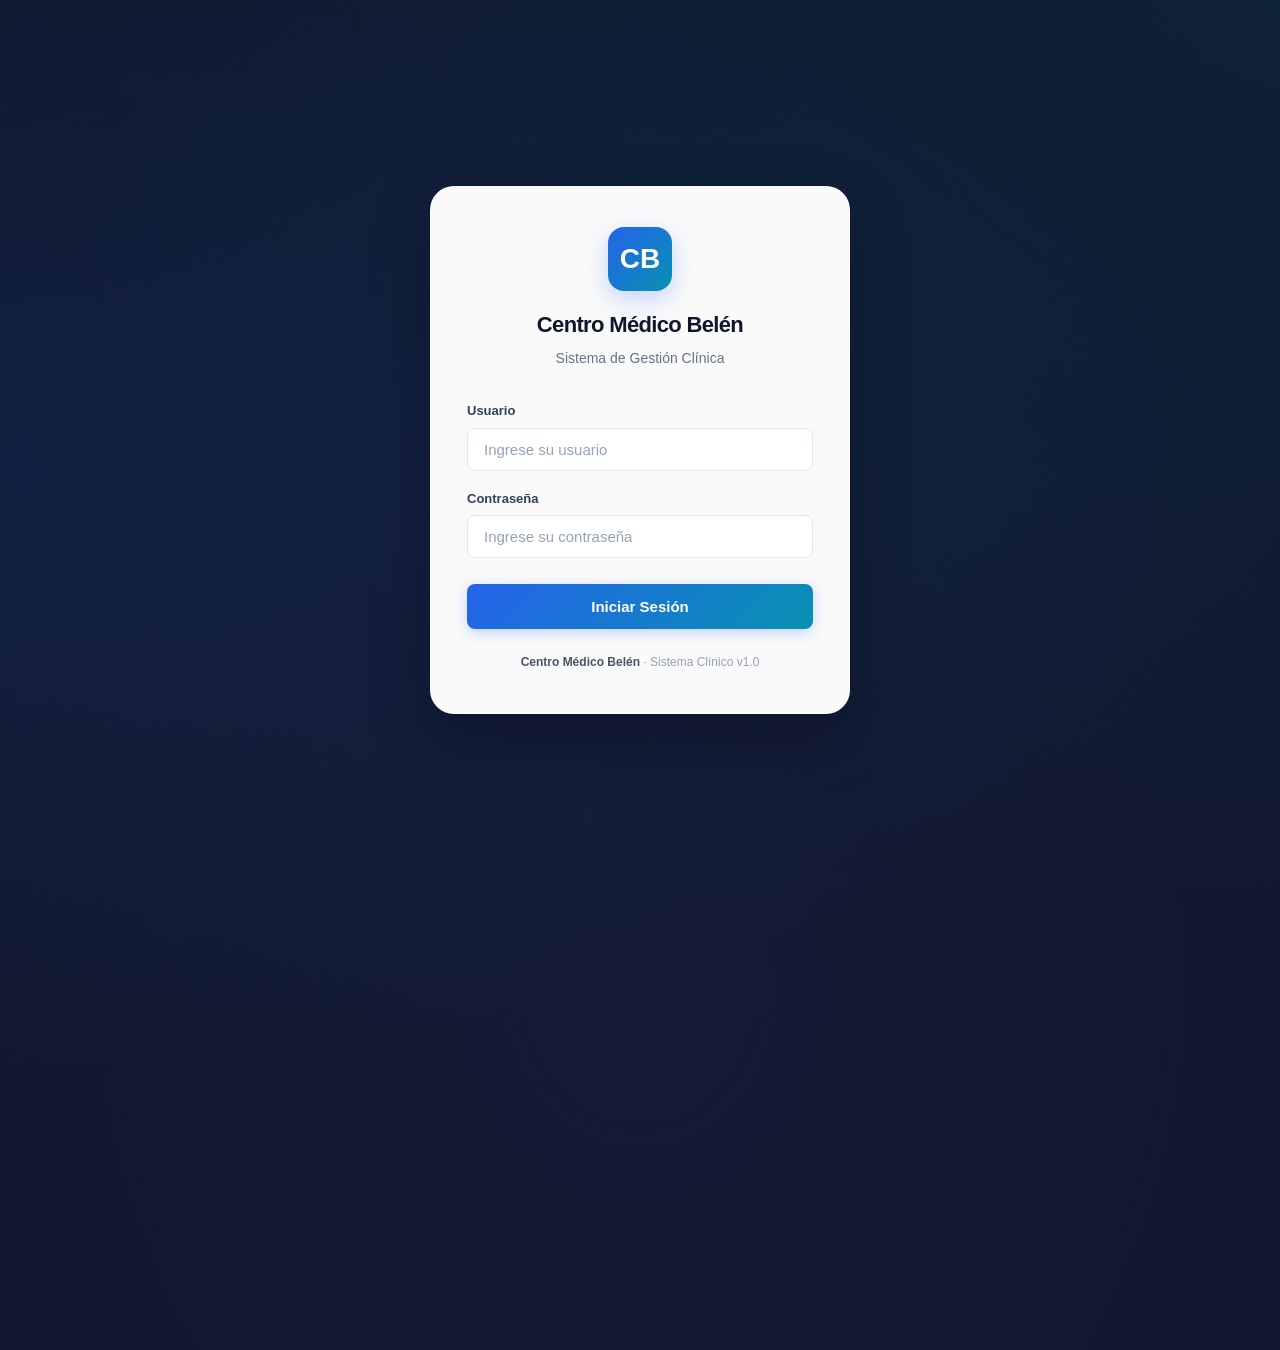
<file: index.html>
<!DOCTYPE html>
<html lang="es">
<head>
    <meta charset="UTF-8">
    <meta name="viewport" content="width=device-width, initial-scale=1.0">
    <title>Iniciar Sesión · Centro Médico Belén</title>
    <link rel="stylesheet" href="css/style.css">
    <script src="js/config.js"></script>
</head>
<body class="login-body">
    <div class="login-container">
        <div class="login-card">
            <div class="login-header">
                <div class="login-logo">CB</div>
                <h1>Centro Médico Belén</h1>
                <p>Sistema de Gestión Clínica</p>
            </div>

            <div id="alertBox" class="alert alert-danger" style="display:none;"></div>

            <form class="login-form" id="loginForm">
                <div class="form-group">
                    <label for="usuario">Usuario</label>
                    <input type="text" id="usuario" class="form-control" placeholder="Ingrese su usuario" required>
                </div>

                <div class="form-group">
                    <label for="password">Contraseña</label>
                    <input type="password" id="password" class="form-control" placeholder="Ingrese su contraseña" required>
                </div>

                <button type="submit" id="btnLogin" class="btn btn-primary btn-lg">Iniciar Sesión</button>
            </form>

            <div class="login-footer">
                <strong>Centro Médico Belén</strong> · Sistema Clínico v1.0
            </div>
        </div>
    </div>

    <script>
        document.getElementById('loginForm').addEventListener('submit', async function (ev) {
            ev.preventDefault();
            var btn = document.getElementById('btnLogin');
            var alertBox = document.getElementById('alertBox');

            btn.disabled = true;
            btn.textContent = 'Ingresando...';

            try {
                var usuario = document.getElementById('usuario').value.trim();
                var password = document.getElementById('password').value.trim();

                if (!usuario || !password) {
                    alertBox.textContent = 'Completa todos los campos';
                    alertBox.style.display = 'flex';
                    btn.disabled = false;
                    btn.textContent = 'Iniciar Sesión';
                    return;
                }

                // Login contra Supabase Auth con email = usuario + "@belen.com"
                var email = usuario + '@belen.com';
                var _a = await supabase.auth.signInWithPassword({ email: email, password: password });
                var data = _a.data, error = _a.error;

                if (error) {
                    alertBox.textContent = error.message || 'Credenciales inválidas';
                    alertBox.style.display = 'flex';
                    btn.disabled = false;
                    btn.textContent = 'Iniciar Sesión';
                    return;
                }

                var profile = await getUserProfile();
                if (!profile) {
                    alertBox.textContent = 'Error al obtener perfil del usuario';
                    alertBox.style.display = 'flex';
                    btn.disabled = false;
                    btn.textContent = 'Iniciar Sesión';
                    return;
                }

                const rutas = {
                    1: '/admin/',
                    2: '/medico/',
                    3: '/archivos/',
                };
                window.location.href = rutas[profile.rol_id] || '/index.html';
            } catch (err) {
                console.error('Error en login:', err);
                alertBox.textContent = 'Error inesperado: ' + err.message;
                alertBox.style.display = 'flex';
                btn.disabled = false;
                btn.textContent = 'Iniciar Sesión';
            }
        });

        // Si ya hay sesión activa, redirigir
        (async () => {
            try {
                if (typeof supabase === 'undefined' || !supabase) return;
                const { data: { session } } = await supabase.auth.getSession();
                if (session) {
                    const profile = await getUserProfile();
                    if (profile) {
                        const rutas = { 1: '/admin/', 2: '/medico/', 3: '/archivos/' };
                        window.location.href = rutas[profile.rol_id] || '/index.html';
                    }
                }
            } catch (_) { /* silencioso */ }
        })();
    </script>
</body>
</html>
</file>
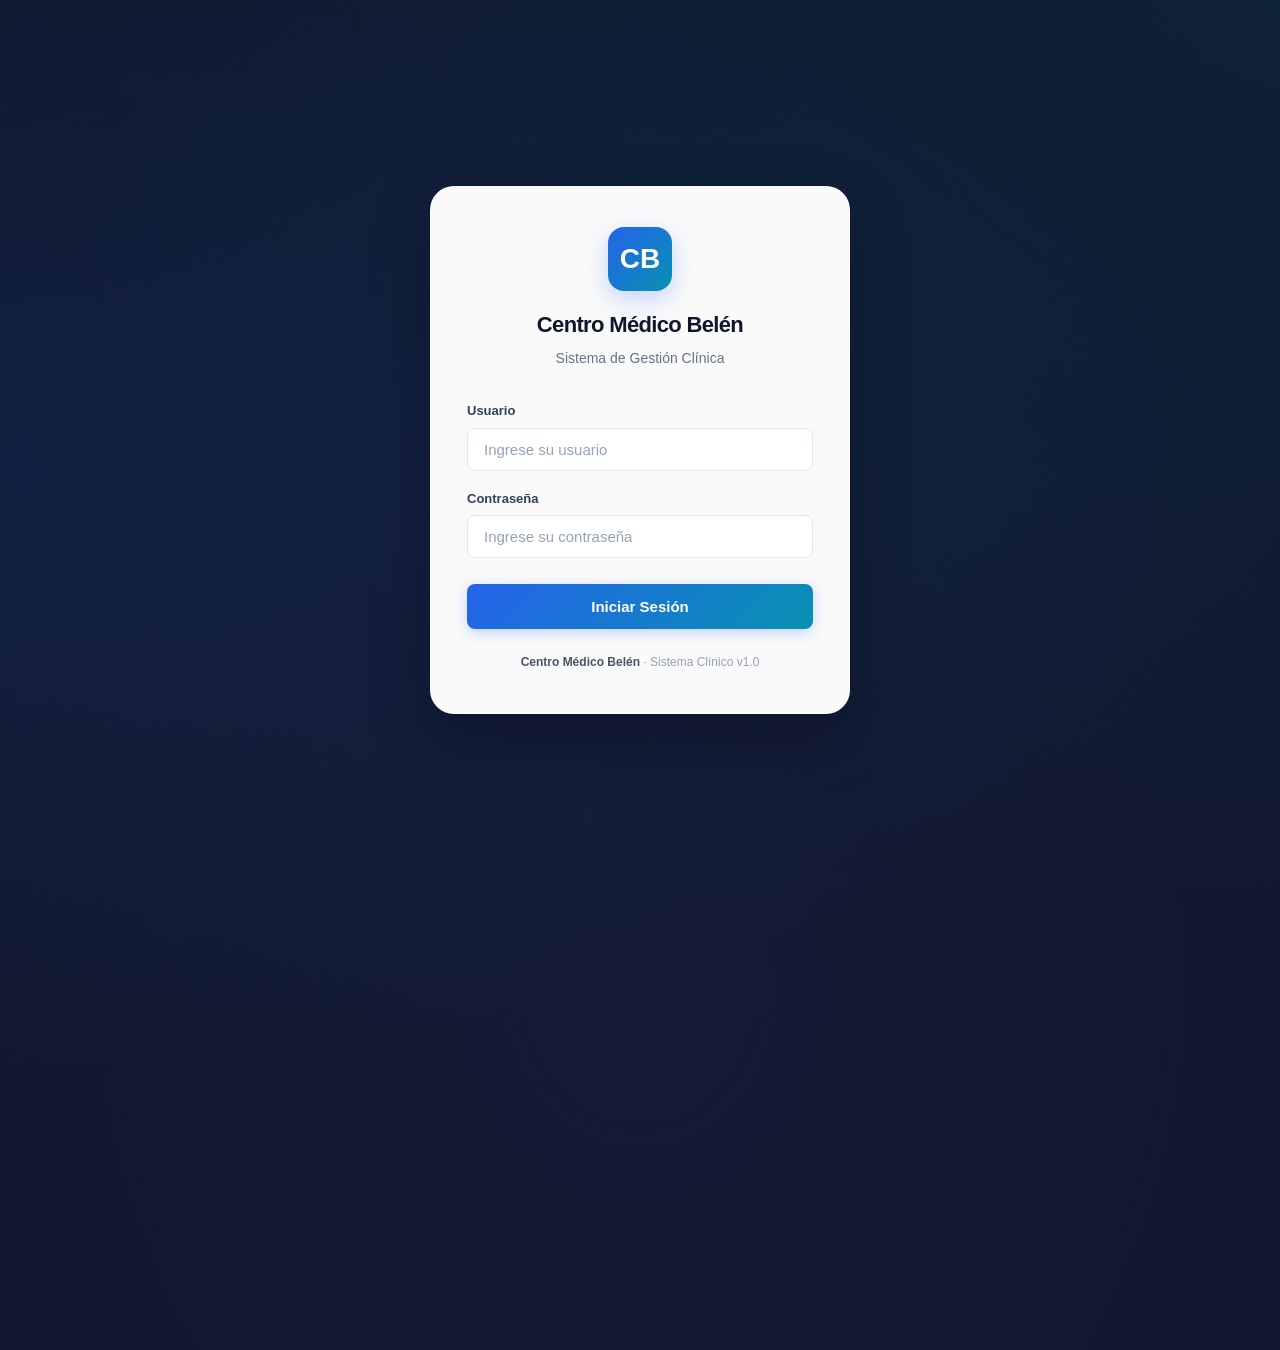
<file: admin/index.html>
<!DOCTYPE html>
<html lang="es">
<head>
    <meta charset="UTF-8">
    <meta name="viewport" content="width=device-width, initial-scale=1.0">
    <title>Dashboard · Centro Médico Belén</title>
    <link rel="stylesheet" href="../css/style.css">
    <script src="../js/config.js"></script>
</head>
<body>
    <button class="sidebar-toggle" id="sidebarToggle" aria-label="Menú">☰</button>

    <div class="app-layout">
        <aside class="sidebar" id="sidebar">
            <div class="sidebar-brand">
                <div class="sidebar-logo">CB</div>
                <div class="sidebar-brand-text">
                    <h2>Centro Médico<br>Belén</h2>
                    <span>Panel Administrativo</span>
                </div>
            </div>

            <div class="sidebar-user">
                <div class="sidebar-user-avatar" id="sidebarAvatar">A</div>
                <div class="sidebar-user-info">
                    <div class="sidebar-user-name" id="sidebarUser">Usuario</div>
                    <div class="sidebar-user-role">Administrador</div>
                </div>
            </div>

            <nav class="sidebar-nav">
                <div class="sidebar-nav-section">Principal</div>
                <a class="nav-item active" href="index.html">
                    <span class="nav-icon">📊</span> Dashboard
                </a>
                <a class="nav-item" href="empresas.html">
                    <span class="nav-icon">🏢</span> Empresas
                </a>
                <a class="nav-item" href="trabajadores.html">
                    <span class="nav-icon">👷</span> Trabajadores
                </a>
                <a class="nav-item" href="usuarios.html">
                    <span class="nav-icon">👤</span> Usuarios
                </a>

                <div class="sidebar-nav-section">Documentos</div>
                <a class="nav-item" href="../archivos/index.html">
                    <span class="nav-icon">📁</span> Subir Archivos
                </a>
            </nav>

            <div class="sidebar-footer">
                <button class="logout-btn" onclick="logout()">
                    <span>🚪</span> Cerrar Sesión
                </button>
            </div>
        </aside>

        <main class="main-content">
            <div class="page-header">
                <div class="page-header-left">
                    <h1>Dashboard</h1>
                    <p>Resumen general del sistema</p>
                </div>
                <div class="page-header-actions">
                    <span style="font-size:13px;color:var(--slate-500);font-weight:500;" id="fechaActual"></span>
                </div>
            </div>

            <!-- Metric Cards -->
            <div class="metrics-grid">
                <div class="metric-card blue">
                    <div class="metric-card-header">
                        <div class="metric-icon">👥</div>
                        <span class="metric-trend up">● En línea</span>
                    </div>
                    <div class="metric-value" id="countTrabajadores">-</div>
                    <div class="metric-label">Trabajadores Activos</div>
                </div>

                <div class="metric-card green">
                    <div class="metric-card-header">
                        <div class="metric-icon">📄</div>
                    </div>
                    <div class="metric-value" id="countArchivos">-</div>
                    <div class="metric-label">Archivos Totales</div>
                </div>

                <div class="metric-card amber">
                    <div class="metric-card-header">
                        <div class="metric-icon">⬆️</div>
                    </div>
                    <div class="metric-value" id="countHoy">-</div>
                    <div class="metric-label">Subidos Hoy</div>
                </div>

                <div class="metric-card purple">
                    <div class="metric-card-header">
                        <div class="metric-icon">📊</div>
                    </div>
                    <div class="metric-value" id="avgPorTrabajador">-</div>
                    <div class="metric-label">Promedio por Trabajador</div>
                </div>
            </div>

            <!-- Quick Access -->
            <div class="page-header" style="margin-bottom:16px;">
                <div class="page-header-left">
                    <h1 style="font-size:20px;">Accesos Rápidos</h1>
                </div>
            </div>

            <div style="display:grid;grid-template-columns:repeat(auto-fill,minmax(240px,1fr));gap:16px;">
                <div class="card quick-item" style="cursor:pointer;padding:24px;text-align:center;" data-href="trabajadores.html">
                    <div style="font-size:36px;margin-bottom:12px;">➕</div>
                    <h4 style="font-size:15px;font-weight:700;color:var(--slate-900);margin-bottom:6px;">Nuevo Trabajador</h4>
                    <p style="font-size:13px;color:var(--slate-500);">Registrar nuevo trabajador en el sistema</p>
                </div>

                <div class="card quick-item" style="cursor:pointer;padding:24px;text-align:center;" data-href="../archivos/index.html">
                    <div style="font-size:36px;margin-bottom:12px;">📤</div>
                    <h4 style="font-size:15px;font-weight:700;color:var(--slate-900);margin-bottom:6px;">Subir Archivos</h4>
                    <p style="font-size:13px;color:var(--slate-500);">Cargar documentos médicos</p>
                </div>

                <div class="card quick-item" style="cursor:pointer;padding:24px;text-align:center;" data-href="usuarios.html">
                    <div style="font-size:36px;margin-bottom:12px;">👤</div>
                    <h4 style="font-size:15px;font-weight:700;color:var(--slate-900);margin-bottom:6px;">Agregar Usuarios</h4>
                    <p style="font-size:13px;color:var(--slate-500);">Registrar nuevo usuario del sistema</p>
                </div>

                <div class="card quick-item" style="cursor:pointer;padding:24px;text-align:center;" data-href="empresas.html">
                    <div style="font-size:36px;margin-bottom:12px;">🏢</div>
                    <h4 style="font-size:15px;font-weight:700;color:var(--slate-900);margin-bottom:6px;">Nueva Empresa</h4>
                    <p style="font-size:13px;color:var(--slate-500);">Registrar nueva empresa en el sistema</p>
                </div>

                <div class="card quick-item" style="cursor:pointer;padding:24px;text-align:center;" data-href="trabajadores.html">
                    <div style="font-size:36px;margin-bottom:12px;">🔍</div>
                    <h4 style="font-size:15px;font-weight:700;color:var(--slate-900);margin-bottom:6px;">Buscar Trabajador</h4>
                    <p style="font-size:13px;color:var(--slate-500);">Ver y editar información de trabajadores</p>
                </div>
            </div>
        </main>
    </div>

    <script>
        (async function () {
            try {
                var session = await checkAuth();
                if (!session) return;

                var profile = await getUserProfile();
                if (!profile || profile.rol_id !== 1) { window.location.href = '/index.html'; return; }
                document.getElementById('sidebarUser').textContent = profile.usuario;
                document.getElementById('sidebarAvatar').textContent = profile.usuario.charAt(0).toUpperCase();

                // Fecha actual
                var ahora = new Date();
                document.getElementById('fechaActual').textContent = ahora.toLocaleDateString('es-PE', {
                    weekday: 'long', year: 'numeric', month: 'long', day: 'numeric'
                });

                // Trabajadores
                var trabajadoresCount = 0;
                try {
                    var t = await supabase.from('trabajadores').select('id');
                    trabajadoresCount = (t && t.data) ? t.data.length : 0;
                    document.getElementById('countTrabajadores').textContent = trabajadoresCount;
                } catch (_) { document.getElementById('countTrabajadores').textContent = '0'; }

                // Archivos totales y hoy
                try {
                    var a = await supabase.from('archivos').select('id, created_at');
                    var archivosCount = (a && a.data) ? a.data.length : 0;
                    document.getElementById('countArchivos').textContent = archivosCount;

                    var hoy = new Date().toDateString();
                    var subidosHoy = (a && a.data) ? a.data.filter(function(r){ return r.created_at && new Date(r.created_at).toDateString() === hoy; }).length : 0;
                    document.getElementById('countHoy').textContent = subidosHoy;

                    var avg = trabajadoresCount ? (archivosCount / trabajadoresCount) : 0;
                    document.getElementById('avgPorTrabajador').textContent = avg ? avg.toFixed(1) : '0.0';
                } catch (e) {
                    document.getElementById('countArchivos').textContent = '0';
                    document.getElementById('countHoy').textContent = '0';
                    document.getElementById('avgPorTrabajador').textContent = '0.0';
                }

                // Quick items click
                document.querySelectorAll('.quick-item').forEach(function (el) {
                    el.addEventListener('click', function () {
                        var target = el.getAttribute('data-href') || 'index.html';
                        window.location.href = target;
                    });
                });

                // Sidebar toggle
                document.getElementById('sidebarToggle').addEventListener('click', function () {
                    document.getElementById('sidebar').classList.toggle('open');
                });

            } catch (e) { console.error(e); }
        })();
    </script>
</body>
</html>
</file>
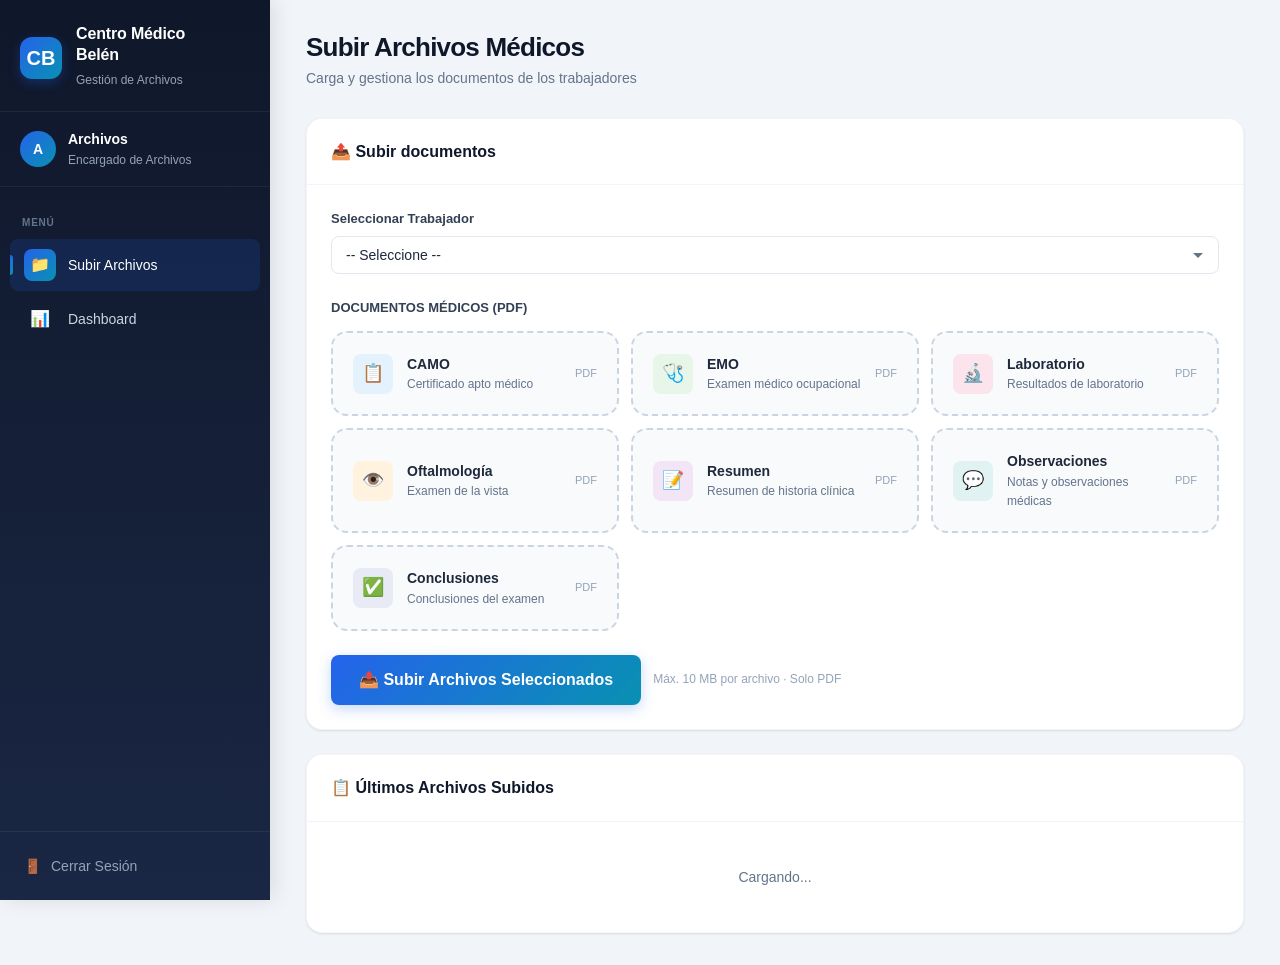
<file: archivos/index.html>
<!DOCTYPE html>
<html lang="es">
<head>
    <meta charset="UTF-8">
    <meta name="viewport" content="width=device-width, initial-scale=1.0">
    <title>Archivos · Centro Médico Belén</title>
    <link rel="stylesheet" href="../css/style.css">
    <script src="../js/config.js"></script>
</head>
<body>
    <button class="sidebar-toggle" id="sidebarToggle" aria-label="Menú">☰</button>

    <div class="app-layout">
        <aside class="sidebar" id="sidebar">
            <div class="sidebar-brand">
                <div class="sidebar-logo">CB</div>
                <div class="sidebar-brand-text">
                    <h2>Centro Médico<br>Belén</h2>
                    <span>Gestión de Archivos</span>
                </div>
            </div>

            <div class="sidebar-user">
                <div class="sidebar-user-avatar" id="sidebarAvatar">A</div>
                <div class="sidebar-user-info">
                    <div class="sidebar-user-name" id="sidebarUser">Archivos</div>
                    <div class="sidebar-user-role">Encargado de Archivos</div>
                </div>
            </div>

            <nav class="sidebar-nav">
                <div class="sidebar-nav-section">Menú</div>
                <a class="nav-item active" href="index.html">
                    <span class="nav-icon">📁</span> Subir Archivos
                </a>
                <a class="nav-item" href="../admin/index.html">
                    <span class="nav-icon">📊</span> Dashboard
                </a>
            </nav>

            <div class="sidebar-footer">
                <button class="logout-btn" onclick="logout()">
                    <span>🚪</span> Cerrar Sesión
                </button>
            </div>
        </aside>

        <main class="main-content">
            <div class="page-header">
                <div class="page-header-left">
                    <h1>Subir Archivos Médicos</h1>
                    <p>Carga y gestiona los documentos de los trabajadores</p>
                </div>
                <div class="page-header-actions">
                    <span style="font-size:13px;color:var(--slate-500);font-weight:500;" id="fechaActual"></span>
                </div>
            </div>

            <div id="alertBox" class="alert" style="display:none;"></div>

            <div class="card" style="margin-bottom:24px;">
                <div class="card-header">
                    <h3>📤 Subir documentos</h3>
                </div>
                <div class="card-body">
                    <form id="uploadForm">
                        <div class="form-group">
                            <label for="trabajador_id">Seleccionar Trabajador</label>
                            <select id="trabajador_id" class="form-control" required>
                                <option value="">-- Seleccione --</option>
                            </select>
                        </div>

                        <div style="margin-top:24px;">
                            <p style="font-size:13px;font-weight:600;color:var(--slate-700);margin-bottom:12px;">DOCUMENTOS MÉDICOS (PDF)</p>
                            <div style="display:grid;grid-template-columns:repeat(auto-fill,minmax(280px,1fr));gap:12px;">
                                <div class="upload-zone" style="padding:20px;text-align:left;display:flex;align-items:center;gap:14px;cursor:pointer;" onclick="document.querySelector('input[name=\\'CAMO\\']').click()">
                                    <div style="width:40px;height:40px;border-radius:8px;background:#e3f2fd;display:flex;align-items:center;justify-content:center;font-size:18px;flex-shrink:0;">📋</div>
                                    <div style="flex:1;">
                                        <div style="font-size:14px;font-weight:600;color:var(--slate-800);">CAMO</div>
                                        <div style="font-size:12px;color:var(--slate-500);">Certificado apto médico</div>
                                    </div>
                                    <input type="file" name="CAMO" accept="application/pdf" style="display:none;" onchange="this.closest('.upload-zone').classList.add('has-file');this.closest('.upload-zone').querySelector('.file-status').textContent=this.files[0].name">
                                    <span class="file-status" style="font-size:11px;color:var(--slate-400);">PDF</span>
                                </div>

                                <div class="upload-zone" style="padding:20px;text-align:left;display:flex;align-items:center;gap:14px;cursor:pointer;" onclick="document.querySelector('input[name=\\'EMO\\']').click()">
                                    <div style="width:40px;height:40px;border-radius:8px;background:#e8f5e9;display:flex;align-items:center;justify-content:center;font-size:18px;flex-shrink:0;">🩺</div>
                                    <div style="flex:1;">
                                        <div style="font-size:14px;font-weight:600;color:var(--slate-800);">EMO</div>
                                        <div style="font-size:12px;color:var(--slate-500);">Examen médico ocupacional</div>
                                    </div>
                                    <input type="file" name="EMO" accept="application/pdf" style="display:none;" onchange="this.closest('.upload-zone').classList.add('has-file');this.closest('.upload-zone').querySelector('.file-status').textContent=this.files[0].name">
                                    <span class="file-status" style="font-size:11px;color:var(--slate-400);">PDF</span>
                                </div>

                                <div class="upload-zone" style="padding:20px;text-align:left;display:flex;align-items:center;gap:14px;cursor:pointer;" onclick="document.querySelector('input[name=\\'LABORATORIO\\']').click()">
                                    <div style="width:40px;height:40px;border-radius:8px;background:#fce4ec;display:flex;align-items:center;justify-content:center;font-size:18px;flex-shrink:0;">🔬</div>
                                    <div style="flex:1;">
                                        <div style="font-size:14px;font-weight:600;color:var(--slate-800);">Laboratorio</div>
                                        <div style="font-size:12px;color:var(--slate-500);">Resultados de laboratorio</div>
                                    </div>
                                    <input type="file" name="LABORATORIO" accept="application/pdf" style="display:none;" onchange="this.closest('.upload-zone').classList.add('has-file');this.closest('.upload-zone').querySelector('.file-status').textContent=this.files[0].name">
                                    <span class="file-status" style="font-size:11px;color:var(--slate-400);">PDF</span>
                                </div>

                                <div class="upload-zone" style="padding:20px;text-align:left;display:flex;align-items:center;gap:14px;cursor:pointer;" onclick="document.querySelector('input[name=\\'OFTALMOLOGIA\\']').click()">
                                    <div style="width:40px;height:40px;border-radius:8px;background:#fff3e0;display:flex;align-items:center;justify-content:center;font-size:18px;flex-shrink:0;">👁️</div>
                                    <div style="flex:1;">
                                        <div style="font-size:14px;font-weight:600;color:var(--slate-800);">Oftalmología</div>
                                        <div style="font-size:12px;color:var(--slate-500);">Examen de la vista</div>
                                    </div>
                                    <input type="file" name="OFTALMOLOGIA" accept="application/pdf" style="display:none;" onchange="this.closest('.upload-zone').classList.add('has-file');this.closest('.upload-zone').querySelector('.file-status').textContent=this.files[0].name">
                                    <span class="file-status" style="font-size:11px;color:var(--slate-400);">PDF</span>
                                </div>

                                <div class="upload-zone" style="padding:20px;text-align:left;display:flex;align-items:center;gap:14px;cursor:pointer;" onclick="document.querySelector('input[name=\\'RESUMEN\\']').click()">
                                    <div style="width:40px;height:40px;border-radius:8px;background:#f3e5f5;display:flex;align-items:center;justify-content:center;font-size:18px;flex-shrink:0;">📝</div>
                                    <div style="flex:1;">
                                        <div style="font-size:14px;font-weight:600;color:var(--slate-800);">Resumen</div>
                                        <div style="font-size:12px;color:var(--slate-500);">Resumen de historia clínica</div>
                                    </div>
                                    <input type="file" name="RESUMEN" accept="application/pdf" style="display:none;" onchange="this.closest('.upload-zone').classList.add('has-file');this.closest('.upload-zone').querySelector('.file-status').textContent=this.files[0].name">
                                    <span class="file-status" style="font-size:11px;color:var(--slate-400);">PDF</span>
                                </div>

                                <div class="upload-zone" style="padding:20px;text-align:left;display:flex;align-items:center;gap:14px;cursor:pointer;" onclick="document.querySelector('input[name=\\'OBSERVACIONES\\']').click()">
                                    <div style="width:40px;height:40px;border-radius:8px;background:#e0f2f1;display:flex;align-items:center;justify-content:center;font-size:18px;flex-shrink:0;">💬</div>
                                    <div style="flex:1;">
                                        <div style="font-size:14px;font-weight:600;color:var(--slate-800);">Observaciones</div>
                                        <div style="font-size:12px;color:var(--slate-500);">Notas y observaciones médicas</div>
                                    </div>
                                    <input type="file" name="OBSERVACIONES" accept="application/pdf" style="display:none;" onchange="this.closest('.upload-zone').classList.add('has-file');this.closest('.upload-zone').querySelector('.file-status').textContent=this.files[0].name">
                                    <span class="file-status" style="font-size:11px;color:var(--slate-400);">PDF</span>
                                </div>

                                <div class="upload-zone" style="padding:20px;text-align:left;display:flex;align-items:center;gap:14px;cursor:pointer;" onclick="document.querySelector('input[name=\\'CONCLUSIONES\\']').click()">
                                    <div style="width:40px;height:40px;border-radius:8px;background:#e8eaf6;display:flex;align-items:center;justify-content:center;font-size:18px;flex-shrink:0;">✅</div>
                                    <div style="flex:1;">
                                        <div style="font-size:14px;font-weight:600;color:var(--slate-800);">Conclusiones</div>
                                        <div style="font-size:12px;color:var(--slate-500);">Conclusiones del examen</div>
                                    </div>
                                    <input type="file" name="CONCLUSIONES" accept="application/pdf" style="display:none;" onchange="this.closest('.upload-zone').classList.add('has-file');this.closest('.upload-zone').querySelector('.file-status').textContent=this.files[0].name">
                                    <span class="file-status" style="font-size:11px;color:var(--slate-400);">PDF</span>
                                </div>
                            </div>
                        </div>

                        <div style="margin-top:24px;display:flex;gap:12px;align-items:center;">
                            <button type="submit" id="btnSubmit" class="btn btn-primary btn-lg">
                                📤 Subir Archivos Seleccionados
                            </button>
                            <span style="font-size:12px;color:var(--slate-400);">Máx. 10 MB por archivo · Solo PDF</span>
                        </div>
                    </form>
                </div>
            </div>

            <!-- Últimas subidas -->
            <div class="card">
                <div class="card-header">
                    <h3>📋 Últimos Archivos Subidos</h3>
                </div>
                <div class="card-body" id="ultimosArchivos">
                    <div style="text-align:center;padding:20px;color:var(--slate-500);font-size:14px;">Cargando...</div>
                </div>
            </div>
        </main>
    </div>

    <style>
        .upload-zone.has-file {
            border-color: var(--emerald-500) !important;
            background: var(--emerald-100) !important;
        }
        .upload-zone.has-file .file-status {
            color: var(--emerald-600) !important;
            font-weight: 600;
            max-width: 120px;
            overflow: hidden;
            text-overflow: ellipsis;
            white-space: nowrap;
        }
    </style>

    <script>
        const TIPOS_DOCUMENTO = [
            'CAMO', 'EMO', 'LABORATORIO', 'OFTALMOLOGIA',
            'RESUMEN', 'OBSERVACIONES', 'CONCLUSIONES'
        ];
        const MAX_SIZE = 10 * 1024 * 1024;

        let profile = null;
        let trabajadores = [];

        function showAlert(msg, type = 'danger') {
            const box = document.getElementById('alertBox');
            box.className = `alert alert-${type}`;
            box.textContent = msg;
            box.style.display = 'flex';
            setTimeout(function () { box.style.display = 'none'; }, 6000);
        }

        async function loadTrabajadores() {
            const { data, error } = await supabase
                .from('trabajadores')
                .select('id, nombres, apellidos')
                .order('apellidos', { ascending: true });

            if (error) { showAlert('Error al cargar trabajadores: ' + error.message); return; }
            trabajadores = data || [];

            const sel = document.getElementById('trabajador_id');
            sel.innerHTML = '<option value="">-- Seleccione --</option>';
            trabajadores.forEach(t => {
                sel.innerHTML += `<option value="${t.id}">${t.apellidos} ${t.nombres}</option>`;
            });
        }

        async function loadUltimosArchivos() {
            const container = document.getElementById('ultimosArchivos');
            try {
                const { data, error } = await supabase
                    .from('archivos_medicos')
                    .select('id, nombre_archivo, created_at, trabajador_id, tipo_documento_id')
                    .order('id', { ascending: false })
                    .limit(10);

                if (error) { container.innerHTML = '<div style="text-align:center;padding:20px;color:var(--slate-500);">Error al cargar</div>'; return; }
                if (!data || !data.length) { container.innerHTML = '<div style="text-align:center;padding:20px;color:var(--slate-500);">Aún no hay archivos subidos</div>'; return; }

                var h = '';
                data.forEach(function (a) {
                    var fecha = a.created_at ? new Date(a.created_at).toLocaleString() : '-';
                    var tipo = a.tipo_documento_id || '?';
                    h += '<div class="file-item">'
                        + '<div class="file-icon pdf">📄</div>'
                        + '<div class="file-info">'
                            + '<div class="file-name">' + (a.nombre_archivo || 'Sin nombre') + '</div>'
                            + '<div class="file-meta">Tipo #' + tipo + ' · ' + fecha + '</div>'
                        + '</div>'
                    + '</div>';
                });
                container.innerHTML = h;
            } catch (e) {
                container.innerHTML = '<div style="text-align:center;padding:20px;color:var(--slate-500);">Error al cargar</div>';
            }
        }

        async function uploadFiles(trabajadorId, empresaId) {
            const ok = [];
            const errors = [];

            for (const codigo of TIPOS_DOCUMENTO) {
                const input = document.querySelector(`input[name="${codigo}"]`);
                if (!input || !input.files || !input.files[0]) continue;

                const file = input.files[0];

                if (file.type !== 'application/pdf') {
                    errors.push(`${codigo}: solo PDF`);
                    continue;
                }
                if (file.size > MAX_SIZE) {
                    errors.push(`${codigo}: excede 10 MB`);
                    continue;
                }

                const { data: tipoRow } = await supabase
                    .from('tipos_documento')
                    .select('id')
                    .eq('codigo', codigo)
                    .single();

                if (!tipoRow) {
                    errors.push(`${codigo}: tipo no registrado`);
                    continue;
                }

                const timestamp = Date.now();
                const safeName = file.name.replace(/[^a-zA-Z0-9._-]/g, '_');
                const storagePath = `empresa_${empresaId}/trabajador_${trabajadorId}/${codigo}/${timestamp}_${safeName}`;

                const { error: uploadError } = await supabase.storage
                    .from('archivos-medicos')
                    .upload(storagePath, file, {
                        contentType: 'application/pdf',
                        cacheControl: '3600'
                    });

                if (uploadError) {
                    errors.push(`${codigo}: error al subir (${uploadError.message})`);
                    continue;
                }

                const { error: insertError } = await supabase
                    .from('archivos_medicos')
                    .insert({
                        trabajador_id: trabajadorId,
                        tipo_documento_id: tipoRow.id,
                        nombre_archivo: `${timestamp}_${safeName}`,
                        ruta_archivo: storagePath,
                        usuario_id: profile.id
                    });

                if (insertError) {
                    errors.push(`${codigo}: error al guardar (${insertError.message})`);
                } else {
                    ok.push(codigo);
                }
            }

            return { ok, errors };
        }

        // ---- INIT ----
        (async () => {
            const session = await checkAuth();
            if (!session) return;

            profile = await getUserProfile();
            if (!profile || profile.rol_id !== 3) {
                window.location.href = '/index.html';
                return;
            }
            document.getElementById('sidebarUser').textContent = profile.usuario;
            document.getElementById('sidebarAvatar').textContent = profile.usuario.charAt(0).toUpperCase();
            document.getElementById('sidebarToggle').addEventListener('click', function () {
                document.getElementById('sidebar').classList.toggle('open');
            });

            // Fecha
            var ahora = new Date();
            document.getElementById('fechaActual').textContent = ahora.toLocaleDateString('es-PE', {
                weekday: 'long', year: 'numeric', month: 'long', day: 'numeric'
            });

            await loadTrabajadores();
            await loadUltimosArchivos();
        })();

        // ---- SUBMIT ----
        document.getElementById('uploadForm').addEventListener('submit', async (e) => {
            e.preventDefault();
            const btn = document.getElementById('btnSubmit');
            btn.disabled = true;
            btn.textContent = 'Subiendo archivos...';

            const trabajadorId = parseInt(document.getElementById('trabajador_id').value);
            if (!trabajadorId) {
                showAlert('Debe seleccionar un trabajador');
                btn.disabled = false;
                btn.textContent = '📤 Subir Archivos Seleccionados';
                return;
            }

            const trabajador = trabajadores.find(t => t.id === trabajadorId);
            if (!trabajador) {
                showAlert('Trabajador no encontrado');
                btn.disabled = false;
                btn.textContent = '📤 Subir Archivos Seleccionados';
                return;
            }

            const { data: empData } = await supabase
                .from('trabajadores')
                .select('empresa_id')
                .eq('id', trabajadorId)
                .single();

            const empresaId = empData?.empresa_id;
            if (!empresaId) {
                showAlert('El trabajador no tiene empresa asignada');
                btn.disabled = false;
                btn.textContent = '📤 Subir Archivos Seleccionados';
                return;
            }

            const { ok, errors } = await uploadFiles(trabajadorId, empresaId);

            if (ok.length > 0) {
                showAlert(`✅ ${ok.length} archivo(s) subido(s) correctamente: ${ok.join(', ')}`, 'success');
                TIPOS_DOCUMENTO.forEach(c => {
                    const input = document.querySelector(`input[name="${c}"]`);
                    if (input) { input.value = ''; input.closest('.upload-zone')?.classList.remove('has-file'); input.closest('.upload-zone')?.querySelector('.file-status')?.textContent = 'PDF'; }
                });
                await loadUltimosArchivos();
            }

            if (errors.length > 0) {
                showAlert(`⚠️ ${errors.join(' | ')}`);
            }

            btn.disabled = false;
            btn.textContent = '📤 Subir Archivos Seleccionados';
        });
    </script>
</body>
</html>
</file>
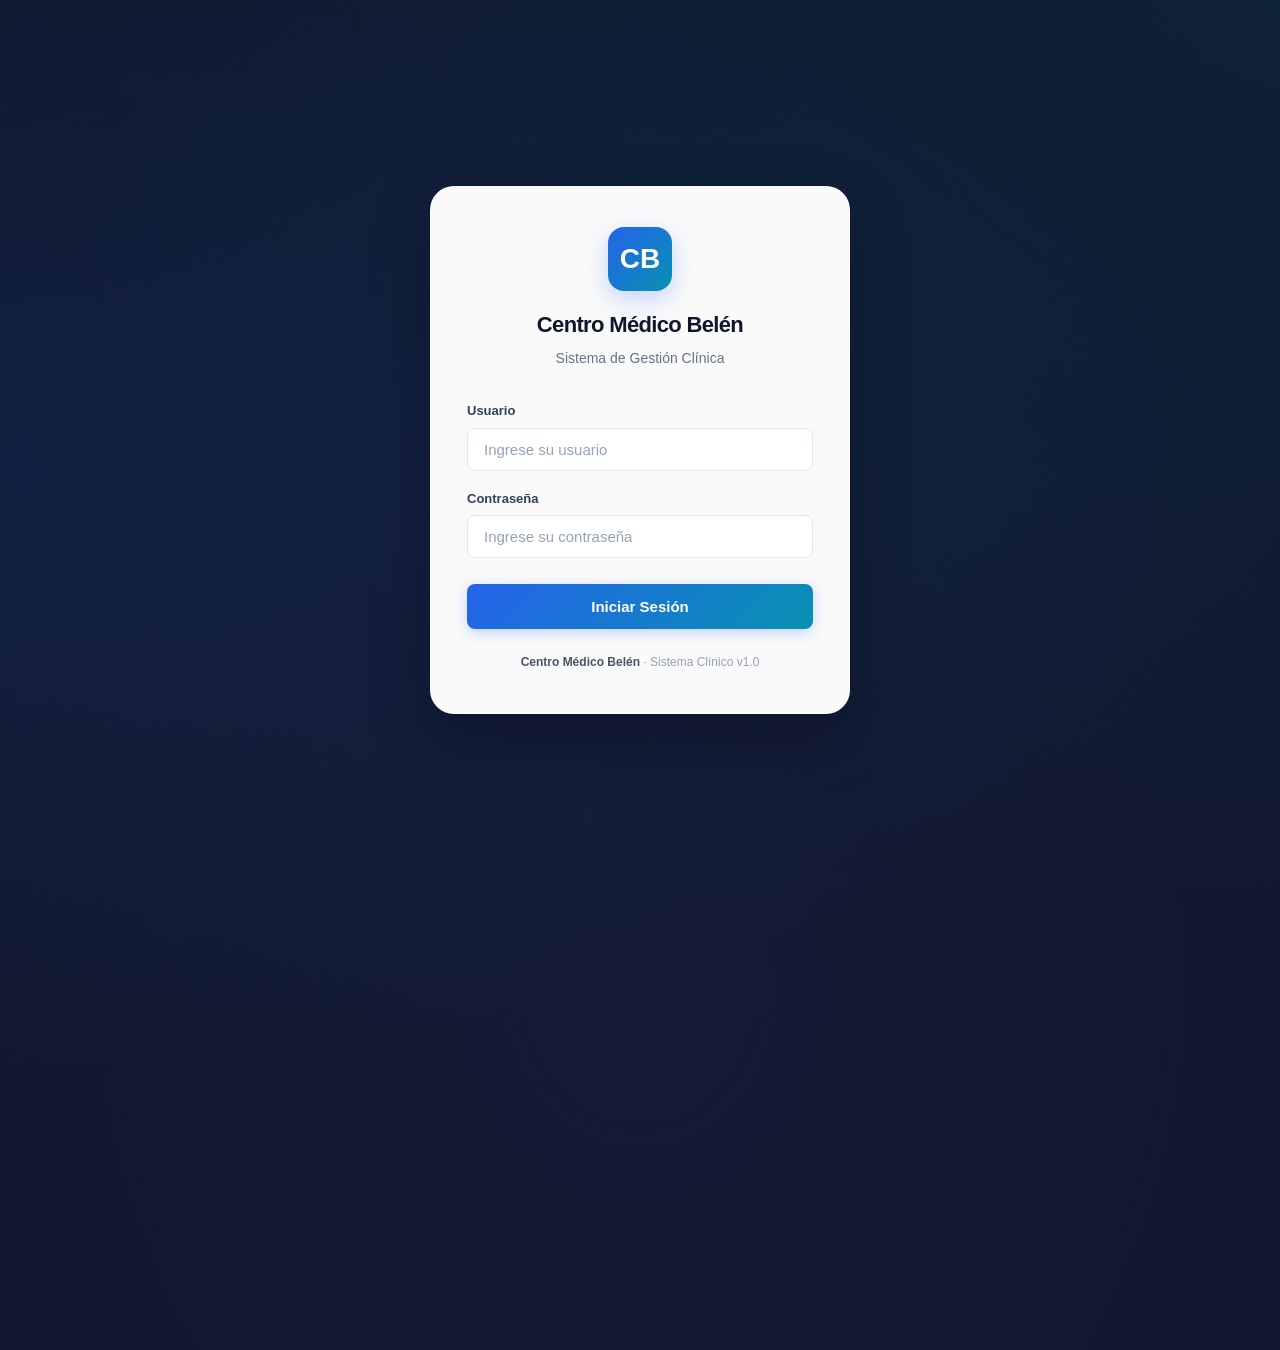
<file: medico/index.html>
<!DOCTYPE html>
<html lang="es">
<head>
    <meta charset="UTF-8">
    <meta name="viewport" content="width=device-width, initial-scale=1.0">
    <title>Panel Médico · Centro Médico Belén</title>
    <link rel="stylesheet" href="../css/style.css">
    <script src="../js/config.js"></script>
</head>
<body>
    <button class="sidebar-toggle" id="sidebarToggle" aria-label="Menú">☰</button>

    <div class="app-layout">
        <aside class="sidebar" id="sidebar">
            <div class="sidebar-brand">
                <div class="sidebar-logo">CB</div>
                <div class="sidebar-brand-text">
                    <h2>Centro Médico<br>Belén</h2>
                    <span>Panel Médico</span>
                </div>
            </div>

            <div class="sidebar-user">
                <div class="sidebar-user-avatar" id="sidebarAvatar">M</div>
                <div class="sidebar-user-info">
                    <div class="sidebar-user-name" id="sidebarUser">Médico</div>
                    <div class="sidebar-user-role">Profesional de la Salud</div>
                </div>
            </div>

            <nav class="sidebar-nav">
                <div class="sidebar-nav-section">Menú</div>
                <a class="nav-item active" href="index.html">
                    <span class="nav-icon">🏠</span> Inicio
                </a>
                <a class="nav-item" href="../archivos/index.html">
                    <span class="nav-icon">📁</span> Archivos Médicos
                </a>

                <div style="flex:1;"></div>
            </nav>

            <div class="sidebar-footer">
                <button class="logout-btn" onclick="logout()">
                    <span>🚪</span> Cerrar Sesión
                </button>
            </div>
        </aside>

        <main class="main-content">
            <div class="page-header">
                <div class="page-header-left">
                    <h1>Panel Médico Ocupacional</h1>
                    <p>Bienvenido al sistema de gestión clínica</p>
                </div>
                <div class="page-header-actions">
                    <span style="font-size:13px;color:var(--slate-500);font-weight:500;" id="fechaActual"></span>
                </div>
            </div>

            <!-- Welcome Card -->
            <div class="card" style="padding:32px;margin-bottom:24px;">
                <div style="display:flex;align-items:center;gap:24px;flex-wrap:wrap;">
                    <div style="width:72px;height:72px;border-radius:var(--radius-lg);background:var(--gradient-primary);display:flex;align-items:center;justify-content:center;font-size:32px;box-shadow:0 8px 24px rgba(37,99,235,0.2);flex-shrink:0;">
                        🩺
                    </div>
                    <div style="flex:1;">
                        <h2 style="font-size:22px;font-weight:700;color:var(--slate-900);margin-bottom:4px;" id="welcomeMessage">Bienvenido, Doctor</h2>
                        <p style="color:var(--slate-500);font-size:14px;">Has iniciado sesión como <strong style="color:var(--slate-700);" id="userRol">Médico</strong></p>
                    </div>
                </div>
            </div>

            <!-- Quick Stats -->
            <div class="metrics-grid">
                <div class="metric-card blue">
                    <div class="metric-card-header">
                        <div class="metric-icon">👥</div>
                    </div>
                    <div class="metric-value" id="countPacientes">-</div>
                    <div class="metric-label">Pacientes Atendidos</div>
                </div>

                <div class="metric-card green">
                    <div class="metric-card-header">
                        <div class="metric-icon">📄</div>
                    </div>
                    <div class="metric-value" id="countExamenes">-</div>
                    <div class="metric-label">Exámenes Realizados</div>
                </div>

                <div class="metric-card amber">
                    <div class="metric-card-header">
                        <div class="metric-icon">⏳</div>
                    </div>
                    <div class="metric-value" id="countPendientes">-</div>
                    <div class="metric-label">Pendientes de Revisión</div>
                </div>
            </div>

            <!-- Quick Actions -->
            <div class="page-header" style="margin-bottom:16px;margin-top:8px;">
                <div class="page-header-left">
                    <h1 style="font-size:20px;">Acciones Rápidas</h1>
                </div>
            </div>

            <div style="display:grid;grid-template-columns:repeat(auto-fill,minmax(220px,1fr));gap:16px;">
                <div class="card" style="cursor:pointer;padding:24px;text-align:center;" onclick="window.location.href='../archivos/index.html'">
                    <div style="font-size:36px;margin-bottom:12px;">📋</div>
                    <h4 style="font-size:15px;font-weight:700;color:var(--slate-900);margin-bottom:4px;">Revisar Archivos</h4>
                    <p style="font-size:13px;color:var(--slate-500);">Ver documentos médicos pendientes</p>
                </div>
            </div>
        </main>
    </div>

    <script>
        (async () => {
            const session = await checkAuth();
            if (!session) return;

            const profile = await getUserProfile();
            if (!profile || profile.rol_id !== 2) {
                window.location.href = '/index.html';
                return;
            }

            document.getElementById('sidebarUser').textContent = profile.usuario;
            document.getElementById('sidebarAvatar').textContent = profile.usuario.charAt(0).toUpperCase();
            document.getElementById('welcomeMessage').textContent = `Bienvenido, ${profile.usuario}`;
            document.getElementById('userRol').textContent = profile.rol;
            document.getElementById('sidebarToggle').addEventListener('click', function () {
                document.getElementById('sidebar').classList.toggle('open');
            });

            // Fecha actual
            var ahora = new Date();
            document.getElementById('fechaActual').textContent = ahora.toLocaleDateString('es-PE', {
                weekday: 'long', year: 'numeric', month: 'long', day: 'numeric'
            });

            // Stats - contar trabajadores (como pacientes)
            try {
                var t = await supabase.from('trabajadores').select('id');
                document.getElementById('countPacientes').textContent = (t && t.data) ? t.data.length : '0';
            } catch (_) { document.getElementById('countPacientes').textContent = '0'; }

            try {
                var a = await supabase.from('archivos_medicos').select('id');
                document.getElementById('countExamenes').textContent = (a && a.data) ? a.data.length : '0';
            } catch (_) { document.getElementById('countExamenes').textContent = '0'; }

            document.getElementById('countPendientes').textContent = '—';
        })();
    </script>
</body>
</html>
</file>
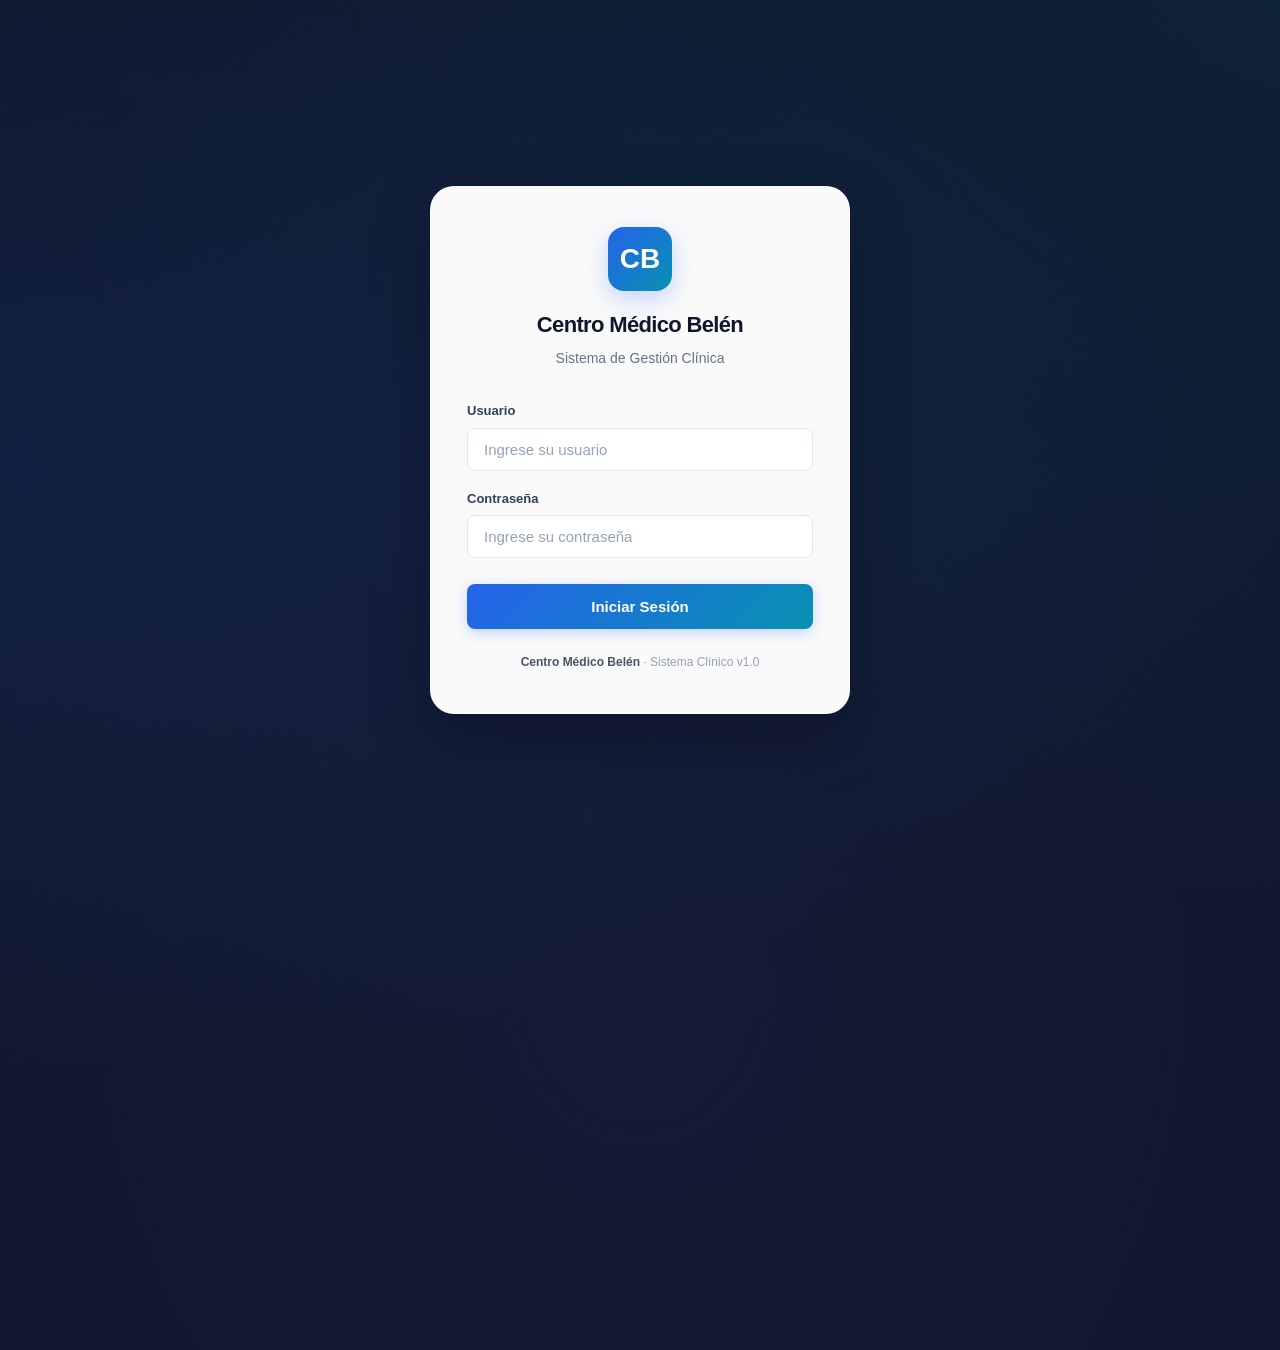
<file: admin/empresas.html>
<!DOCTYPE html>
<html lang="es">
<head>
    <meta charset="UTF-8">
    <meta name="viewport" content="width=device-width, initial-scale=1.0">
    <title>Empresas · Centro Médico Belén</title>
    <link rel="stylesheet" href="../css/style.css">
    <script src="../js/config.js"></script>
</head>
<body>
    <button class="sidebar-toggle" id="sidebarToggle" aria-label="Menú">☰</button>

    <div class="app-layout">
        <aside class="sidebar" id="sidebar">
            <div class="sidebar-brand">
                <div class="sidebar-logo">CB</div>
                <div class="sidebar-brand-text">
                    <h2>Centro Médico<br>Belén</h2>
                    <span>Panel Administrativo</span>
                </div>
            </div>

            <div class="sidebar-user">
                <div class="sidebar-user-avatar" id="sidebarAvatar">A</div>
                <div class="sidebar-user-info">
                    <div class="sidebar-user-name" id="sidebarUser">Usuario</div>
                    <div class="sidebar-user-role">Administrador</div>
                </div>
            </div>

            <nav class="sidebar-nav">
                <div class="sidebar-nav-section">Principal</div>
                <a class="nav-item" href="index.html">
                    <span class="nav-icon">📊</span> Dashboard
                </a>
                <a class="nav-item active" href="empresas.html">
                    <span class="nav-icon">🏢</span> Empresas
                </a>
                <a class="nav-item" href="trabajadores.html">
                    <span class="nav-icon">👷</span> Trabajadores
                </a>
                <a class="nav-item" href="usuarios.html">
                    <span class="nav-icon">👤</span> Usuarios
                </a>

                <div class="sidebar-nav-section">Documentos</div>
                <a class="nav-item" href="../archivos/index.html">
                    <span class="nav-icon">📁</span> Subir Archivos
                </a>
            </nav>

            <div class="sidebar-footer">
                <button class="logout-btn" onclick="logout()">
                    <span>🚪</span> Cerrar Sesión
                </button>
            </div>
        </aside>

        <main class="main-content">
            <div class="page-header">
                <div class="page-header-left">
                    <h1>Gestión de Empresas</h1>
                    <p>Administra las empresas registradas en el sistema</p>
                </div>
                <div class="page-header-actions">
                    <button class="btn btn-primary" id="btnNewCompany">
                        <span>+</span> Nueva Empresa
                    </button>
                </div>
            </div>

            <div id="alertBox" class="alert alert-danger" style="display:none;"></div>

            <div class="companies-grid" id="companiesGrid"></div>
        </main>
    </div>

    <!-- Modal -->
    <div class="modal-overlay" id="modalOverlay">
        <div class="modal">
            <h3 id="modalTitle">Nueva Empresa</h3>
            <form id="modalForm">
                <div class="form-group">
                    <label for="f_nombre">Nombre de la empresa</label>
                    <input type="text" id="f_nombre" class="form-control" required>
                </div>
                <div class="form-group">
                    <label for="f_ruc">RUC (11 dígitos)</label>
                    <input type="text" id="f_ruc" class="form-control" maxlength="11" pattern="[0-9]{11}" title="Debe tener 11 dígitos numéricos" required>
                </div>
                <div class="form-group">
                    <label for="f_dir">Dirección</label>
                    <input type="text" id="f_dir" class="form-control" required>
                </div>
                <div class="modal-actions">
                    <button type="button" class="btn btn-secondary" onclick="closeModal()">Cancelar</button>
                    <button type="submit" class="btn btn-primary" id="modalSubmit">Guardar</button>
                </div>
            </form>
        </div>
    </div>

    <script>
        var SERVICE_ROLE_KEY = 'eyJhbGciOiJIUzI1NiIsInR5cCI6IkpXVCJ9.eyJpc3MiOiJzdXBhYmFzZSIsInJlZiI6ImVtcXF5YnpucHlwZHdmc2N1emR1Iiwicm9sZSI6InNlcnZpY2Vfcm9sZSIsImlhdCI6MTc4NDA0NjI3NywiZXhwIjoyMDk5NjIyMjc3fQ.lwY-bTlP_0cQuIxVbWu45V3VQj_ftfBc1b2IlsXYatA';
        var editingId = null;

        function authHeaders() {
            return {
                'apikey': SUPABASE_ANON_KEY,
                'Authorization': 'Bearer ' + SERVICE_ROLE_KEY,
                'Content-Type': 'application/json',
                'Prefer': 'return=representation'
            };
        }

        function showAlert(msg, type) {
            var box = document.getElementById('alertBox');
            box.className = 'alert alert-' + (type || 'danger');
            box.textContent = msg;
            box.style.display = 'flex';
            setTimeout(function () { box.style.display = 'none'; }, 5000);
        }

        function escHtml(s) { return s ? String(s).replace(/&/g,'&amp;').replace(/</g,'&lt;').replace(/>/g,'&gt;').replace(/"/g,'&quot;') : ''; }

        async function renderCompanies() {
            var grid = document.getElementById('companiesGrid');
            grid.innerHTML = '';
            var res = await supabase.from('empresas').select('*').order('id', { ascending: true });
            if (res.error) { grid.innerHTML = '<div class="empty-state"><div class="empty-icon">🏢</div><h3>Error al cargar empresas</h3><p>' + escHtml(res.error.message) + '</p></div>'; return; }
            var data = res.data || [];
            if (!data.length) {
                grid.innerHTML = '<div class="empty-state"><div class="empty-icon">🏢</div><h3>Aquí puedes agregar empresas</h3><p>Aún no se han registrado empresas. Presiona el botón para crear la primera.</p><button class="btn btn-primary" onclick="openModal()">Nueva Empresa</button></div>';
                return;
            }

            await Promise.all(data.map(async function (e) {
                var usersCount = 0, trabCount = 0;
                try {
                    var u = await supabase.from('usuarios').select('id').eq('empresa_id', e.id);
                    usersCount = (u && u.data) ? u.data.length : 0;
                } catch (_) { usersCount = 0; }
                try {
                    var t = await supabase.from('trabajadores').select('id').eq('empresa_id', e.id);
                    trabCount = (t && t.data) ? t.data.length : 0;
                } catch (_) { trabCount = 0; }

                var html = '<div class="company-card">'
                    + '<div class="card-top">'
                        + '<div class="logo">🏢</div>'
                        + '<span class="badge">ACTIVA</span>'
                    + '</div>'
                    + '<div class="card-body">'
                        + '<h3>' + escHtml(e.nombre) + '</h3>'
                        + '<div class="field"><strong>RUC</strong><div class="value">' + escHtml(e.ruc || '-') + '</div></div>'
                        + '<div class="field"><strong>DIRECCIÓN</strong><div class="value">' + escHtml(e.direccion || '-') + '</div></div>'
                        + '<div style="color:#94a3b8;font-size:12px;margin-top:4px;">Creada: ' + (e.created_at ? new Date(e.created_at).toLocaleDateString() : '-') + '</div>'
                        + '<div class="stats">'
                            + '<div class="mini-stat"><div class="ico">👤</div><div><div class="num">' + usersCount + '</div><div style="font-size:11px;color:#94a3b8;">USUARIOS</div></div></div>'
                            + '<div class="mini-stat"><div class="ico">👥</div><div><div class="num">' + trabCount + '</div><div style="font-size:11px;color:#94a3b8;">TRABAJADORES</div></div></div>'
                        + '</div>'
                        + '<div class="actions">'
                            + '<button class="btn-edit" onclick="editar(' + e.id + ')">✏️ Editar</button>'
                            + '<button class="btn-delete" onclick="eliminar(' + e.id + ')">🗑️ Eliminar</button>'
                        + '</div>'
                    + '</div>'
                + '</div>';

                var div = document.createElement('div'); div.innerHTML = html;
                grid.appendChild(div.firstChild);
            }));
        }

        function openModal(data) {
            editingId = data ? data.id : null;
            document.getElementById('modalOverlay').classList.add('open');
            document.getElementById('modalTitle').textContent = data ? 'Editar Empresa' : 'Nueva Empresa';
            document.getElementById('modalSubmit').textContent = data ? 'Guardar cambios' : 'Crear empresa';
            document.getElementById('f_nombre').value = data ? data.nombre : '';
            document.getElementById('f_ruc').value = data ? (data.ruc || '') : '';
            document.getElementById('f_dir').value = data ? (data.direccion || '') : '';
        }

        function closeModal() { document.getElementById('modalOverlay').classList.remove('open'); editingId = null; }

        document.getElementById('modalForm').addEventListener('submit', async function (ev) {
            ev.preventDefault();
            var btn = document.getElementById('modalSubmit'); btn.disabled = true; btn.textContent = 'Guardando...';
            try {
                var nombre = document.getElementById('f_nombre').value.trim();
                var ruc = document.getElementById('f_ruc').value.trim();
                var dir = document.getElementById('f_dir').value.trim();
                if (!nombre) { showAlert('El nombre es obligatorio'); btn.disabled = false; btn.textContent = editingId ? 'Guardar cambios' : 'Crear empresa'; return; }
                if (ruc && ruc.length !== 11) { showAlert('El RUC debe tener 11 dígitos'); btn.disabled = false; btn.textContent = editingId ? 'Guardar cambios' : 'Crear empresa'; return; }

                var url = SUPABASE_URL + '/rest/v1/empresas';
                if (editingId) {
                    url += '?id=eq.' + editingId;
                    var res = await fetch(url, {
                        method: 'PATCH',
                        headers: authHeaders(),
                        body: JSON.stringify({ nombre: nombre, ruc: ruc, direccion: dir })
                    });
                    if (!res.ok) { var e = await res.json(); throw new Error(e.message || 'Error al actualizar'); }
                    showAlert('Empresa actualizada correctamente', 'success');
                } else {
                    var res = await fetch(url, {
                        method: 'POST',
                        headers: authHeaders(),
                        body: JSON.stringify({ nombre: nombre, ruc: ruc, direccion: dir })
                    });
                    if (!res.ok) { var e = await res.json(); throw new Error(e.message || 'Error al crear'); }
                    showAlert('Empresa creada correctamente', 'success');
                }
                closeModal(); renderCompanies();
            } catch (err) { showAlert('Error: ' + (err.message || 'Desconocido')); } finally { btn.disabled = false; btn.textContent = editingId ? 'Guardar cambios' : 'Crear empresa'; }
        });

        async function editar(id) {
            var r = await supabase.from('empresas').select('*').eq('id', id).single();
            if (r.error) { showAlert('Error al cargar'); return; }
            openModal(r.data);
        }

        async function eliminar(id) {
            if (!confirm('¿Eliminar esta empresa?\nLos trabajadores asociados quedarán sin empresa.')) return;
            try {
                var res = await fetch(SUPABASE_URL + '/rest/v1/empresas?id=eq.' + id, {
                    method: 'DELETE',
                    headers: authHeaders()
                });
                if (!res.ok) { var e = await res.json(); throw new Error(e.message || 'Error al eliminar'); }
                showAlert('Empresa eliminada', 'success'); renderCompanies();
            } catch (e) { showAlert('Error: ' + (e.message || 'Desconocido')); }
        }

        (async function () {
            var session = await checkAuth(); if (!session) return;
            var profile = await getUserProfile(); if (!profile || profile.rol_id !== 1) { window.location.href = '/index.html'; return; }
            document.getElementById('sidebarUser').textContent = profile.usuario;
            document.getElementById('sidebarAvatar').textContent = profile.usuario.charAt(0).toUpperCase();
            var btn = document.getElementById('btnNewCompany'); if (btn) btn.addEventListener('click', function(){ openModal(); });
            document.getElementById('sidebarToggle').addEventListener('click', function () {
                document.getElementById('sidebar').classList.toggle('open');
            });
            renderCompanies();
        })();
    </script>
</body>
</html>
</file>
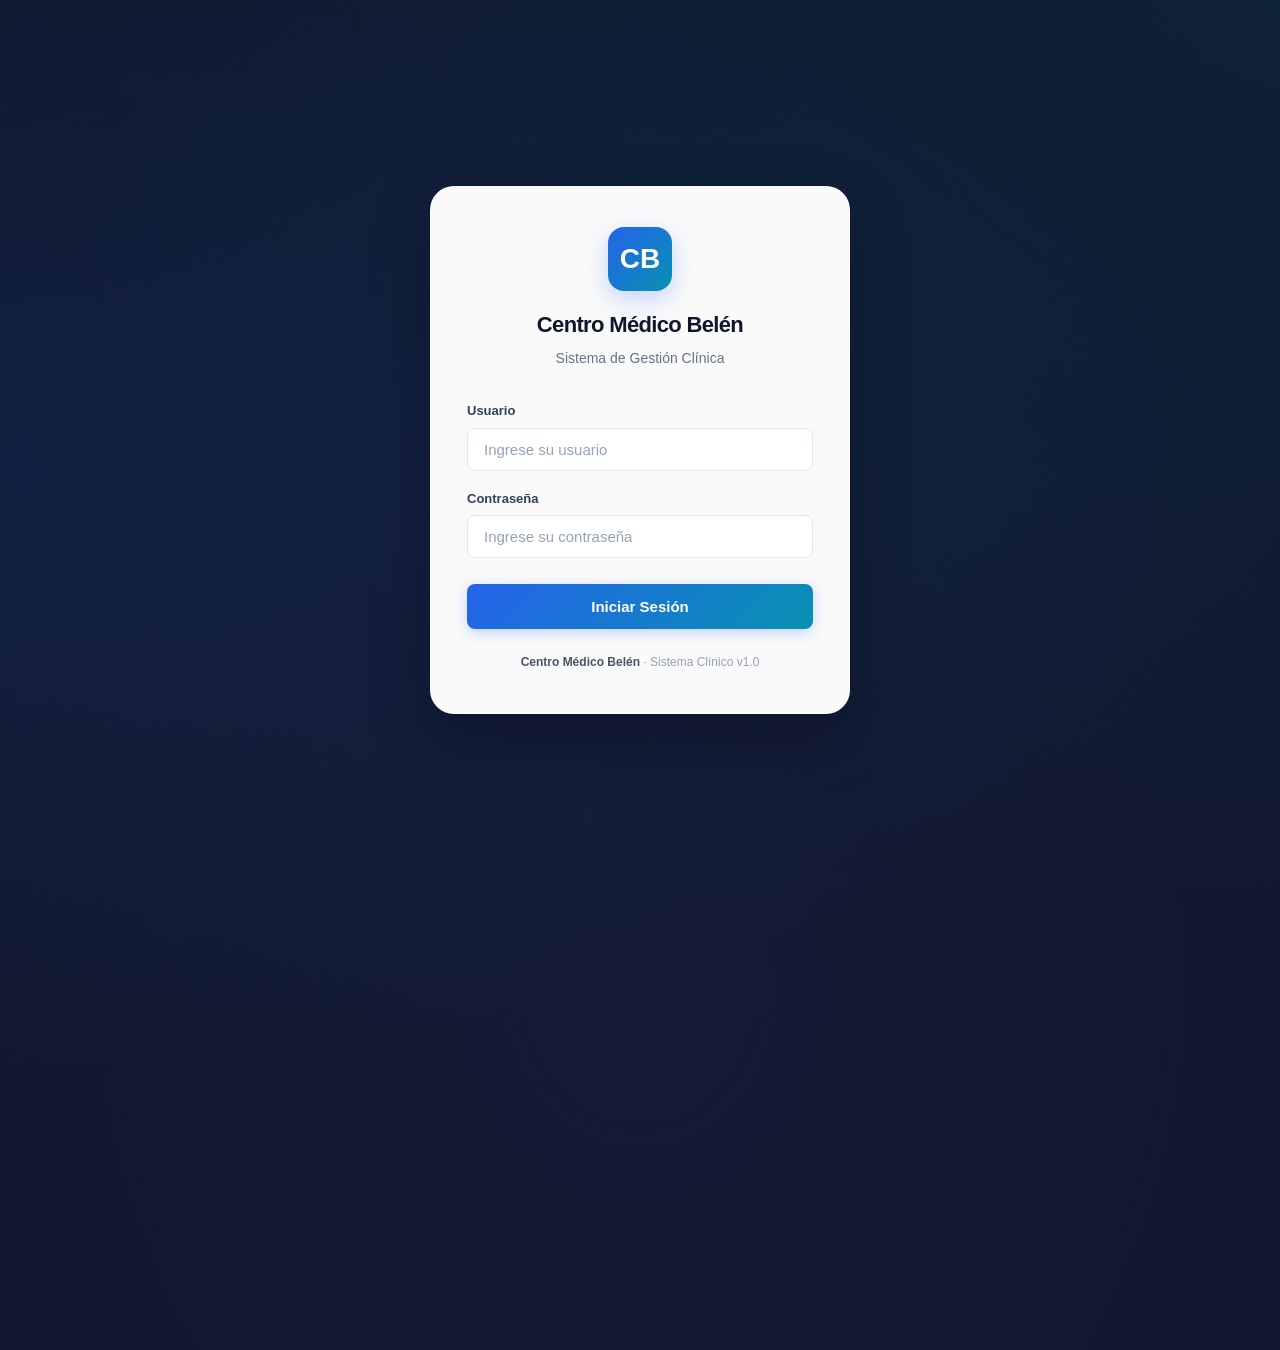
<file: admin/trabajadores.html>
<!DOCTYPE html>
<html lang="es">
<head>
    <meta charset="UTF-8">
    <meta name="viewport" content="width=device-width, initial-scale=1.0">
    <title>Trabajadores · Centro Médico Belén</title>
    <link rel="stylesheet" href="../css/style.css">
    <script src="../js/config.js"></script>
</head>
<body>
    <button class="sidebar-toggle" id="sidebarToggle" aria-label="Menú">☰</button>

    <div class="app-layout">
        <aside class="sidebar" id="sidebar">
            <div class="sidebar-brand">
                <div class="sidebar-logo">CB</div>
                <div class="sidebar-brand-text">
                    <h2>Centro Médico<br>Belén</h2>
                    <span>Panel Administrativo</span>
                </div>
            </div>

            <div class="sidebar-user">
                <div class="sidebar-user-avatar" id="sidebarAvatar">A</div>
                <div class="sidebar-user-info">
                    <div class="sidebar-user-name" id="sidebarUser">Usuario</div>
                    <div class="sidebar-user-role">Administrador</div>
                </div>
            </div>

            <nav class="sidebar-nav">
                <div class="sidebar-nav-section">Principal</div>
                <a class="nav-item" href="index.html">
                    <span class="nav-icon">📊</span> Dashboard
                </a>
                <a class="nav-item" href="empresas.html">
                    <span class="nav-icon">🏢</span> Empresas
                </a>
                <a class="nav-item active" href="trabajadores.html">
                    <span class="nav-icon">👷</span> Trabajadores
                </a>
                <a class="nav-item" href="usuarios.html">
                    <span class="nav-icon">👤</span> Usuarios
                </a>

                <div class="sidebar-nav-section">Documentos</div>
                <a class="nav-item" href="../archivos/index.html">
                    <span class="nav-icon">📁</span> Subir Archivos
                </a>
            </nav>

            <div class="sidebar-footer">
                <button class="logout-btn" onclick="logout()">
                    <span>🚪</span> Cerrar Sesión
                </button>
            </div>
        </aside>

        <main class="main-content">
            <div class="page-header">
                <div class="page-header-left">
                    <h1>Gestión de Trabajadores</h1>
                    <p>Registra y administra los trabajadores del sistema</p>
                </div>
                <div class="page-header-actions">
                    <button class="btn btn-primary" onclick="openModal()">
                        <span>+</span> Nuevo Trabajador
                    </button>
                </div>
            </div>

            <div id="alertBox" class="alert alert-danger" style="display:none;"></div>

            <div class="card">
                <div class="table-container">
                    <table>
                        <thead>
                            <tr>
                                <th>ID</th>
                                <th>Nombres</th>
                                <th>Apellidos</th>
                                <th>Empresa</th>
                                <th>Creado</th>
                                <th>Acciones</th>
                            </tr>
                        </thead>
                        <tbody id="tablaBody"></tbody>
                    </table>
                </div>
            </div>
        </main>
    </div>

    <!-- Modal -->
    <div class="modal-overlay" id="modalOverlay">
        <div class="modal">
            <h3 id="modalTitle">Nuevo Trabajador</h3>
            <form id="modalForm">
                <div class="form-group">
                    <label for="f_nombres">Nombres</label>
                    <input type="text" id="f_nombres" class="form-control" required>
                </div>
                <div class="form-group">
                    <label for="f_apellidos">Apellidos</label>
                    <input type="text" id="f_apellidos" class="form-control" required>
                </div>
                <div class="form-group">
                    <label for="f_empresa_id">Empresa</label>
                    <select id="f_empresa_id" class="form-control" required>
                        <option value="">-- Seleccione --</option>
                    </select>
                </div>
                <div class="modal-actions">
                    <button type="button" class="btn btn-secondary" onclick="closeModal()">Cancelar</button>
                    <button type="submit" class="btn btn-primary" id="modalSubmit">Guardar</button>
                </div>
            </form>
        </div>
    </div>

    <script>
        var editingId = null;
        var empresas = [];

        function showAlert(msg, type) {
            var box = document.getElementById('alertBox');
            box.className = 'alert alert-' + (type || 'danger');
            box.textContent = msg;
            box.style.display = 'flex';
            setTimeout(function () { box.style.display = 'none'; }, 5000);
        }

        function escHtml(s) { return s ? String(s).replace(/&/g,'&amp;').replace(/</g,'&lt;').replace(/>/g,'&gt;').replace(/"/g,'&quot;') : ''; }

        async function cargarEmpresas() {
            var _a = await supabase.from('empresas').select('id, nombre').order('id');
            empresas = _a.data || [];
            var sel = document.getElementById('f_empresa_id');
            sel.innerHTML = '<option value="">-- Seleccione --</option>';
            empresas.forEach(function (e) { sel.innerHTML += '<option value="' + e.id + '">' + escHtml(e.nombre) + '</option>'; });
        }

        async function cargar() {
            await cargarEmpresas();
            var _a = await supabase.from('trabajadores').select('id, nombres, apellidos, empresa_id, created_at').order('id', { ascending: true });
            var data = _a.data, error = _a.error;
            var tbody = document.getElementById('tablaBody');
            if (error) { tbody.innerHTML = '<tr><td colspan="6" style="text-align:center;padding:40px;color:var(--slate-500);">Error al cargar</td></tr>'; return; }
            if (!data || !data.length) { tbody.innerHTML = '<tr><td colspan="6" style="text-align:center;padding:40px;color:var(--slate-500);">No hay trabajadores registrados</td></tr>'; return; }
            var empMap = {};
            empresas.forEach(function (e) { empMap[e.id] = e.nombre; });
            var h = '';
            data.forEach(function (t) {
                var f = t.created_at ? new Date(t.created_at).toLocaleDateString() : '-';
                h += '<tr>'
                    + '<td style="font-weight:600;color:var(--slate-500);">#' + t.id + '</td>'
                    + '<td><strong>' + escHtml(t.nombres) + '</strong></td>'
                    + '<td>' + escHtml(t.apellidos) + '</td>'
                    + '<td>' + escHtml(empMap[t.empresa_id] || '-') + '</td>'
                    + '<td style="color:var(--slate-500);font-size:13px;">' + f + '</td>'
                    + '<td><div class="table-actions">'
                        + '<button class="btn-sm-edit" onclick="editar(' + t.id + ')">✏️ Editar</button>'
                        + '<button class="btn-sm-delete" onclick="eliminar(' + t.id + ')">🗑️ Eliminar</button>'
                    + '</div></td>'
                + '</tr>';
            });
            tbody.innerHTML = h;
        }

        function openModal(data) {
            editingId = data ? data.id : null;
            document.getElementById('modalOverlay').classList.add('open');
            document.getElementById('modalTitle').textContent = data ? 'Editar Trabajador' : 'Nuevo Trabajador';
            document.getElementById('modalSubmit').textContent = data ? 'Guardar cambios' : 'Crear trabajador';
            document.getElementById('f_nombres').value = data ? data.nombres : '';
            document.getElementById('f_apellidos').value = data ? data.apellidos : '';
            document.getElementById('f_empresa_id').value = data ? data.empresa_id : '';
        }

        function closeModal() { document.getElementById('modalOverlay').classList.remove('open'); editingId = null; }

        document.getElementById('modalForm').addEventListener('submit', async function (e) {
            e.preventDefault();
            var btn = document.getElementById('modalSubmit');
            btn.disabled = true; btn.textContent = 'Guardando...';
            try {
                var nombres = document.getElementById('f_nombres').value.trim();
                var apellidos = document.getElementById('f_apellidos').value.trim();
                var empresa_id = parseInt(document.getElementById('f_empresa_id').value);
                if (!nombres || !apellidos || !empresa_id) { showAlert('Completá todos los campos'); btn.disabled = false; btn.textContent = editingId ? 'Guardar cambios' : 'Crear trabajador'; return; }
                if (editingId) {
                    var _a = await supabase.from('trabajadores').update({ nombres: nombres, apellidos: apellidos, empresa_id: empresa_id }).eq('id', editingId);
                    if (_a.error) throw _a.error;
                    showAlert('Trabajador actualizado correctamente', 'success');
                } else {
                    var _b = await supabase.from('trabajadores').insert({ nombres: nombres, apellidos: apellidos, empresa_id: empresa_id });
                    if (_b.error) throw _b.error;
                    showAlert('Trabajador creado correctamente', 'success');
                }
                closeModal(); cargar();
            } catch (err) { showAlert('Error: ' + (err.message || 'Desconocido')); } finally { btn.disabled = false; btn.textContent = editingId ? 'Guardar cambios' : 'Crear trabajador'; }
        });

        async function editar(id) {
            var _a = await supabase.from('trabajadores').select('*').eq('id', id).single();
            if (_a.error) { showAlert('Error al cargar'); return; }
            openModal(_a.data);
        }

        async function eliminar(id) {
            if (!confirm('¿Eliminar este trabajador?')) return;
            var _a = await supabase.from('trabajadores').delete().eq('id', id);
            if (_a.error) { showAlert('Error al eliminar'); return; }
            showAlert('Trabajador eliminado', 'success'); cargar();
        }

        (async function () {
            var session = await checkAuth();
            if (!session) return;
            var profile = await getUserProfile();
            if (!profile || profile.rol_id !== 1) { window.location.href = '/index.html'; return; }
            document.getElementById('sidebarUser').textContent = profile.usuario;
            document.getElementById('sidebarAvatar').textContent = profile.usuario.charAt(0).toUpperCase();
            document.getElementById('sidebarToggle').addEventListener('click', function () {
                document.getElementById('sidebar').classList.toggle('open');
            });
            cargar();
        })();
    </script>
</body>
</html>
</file>
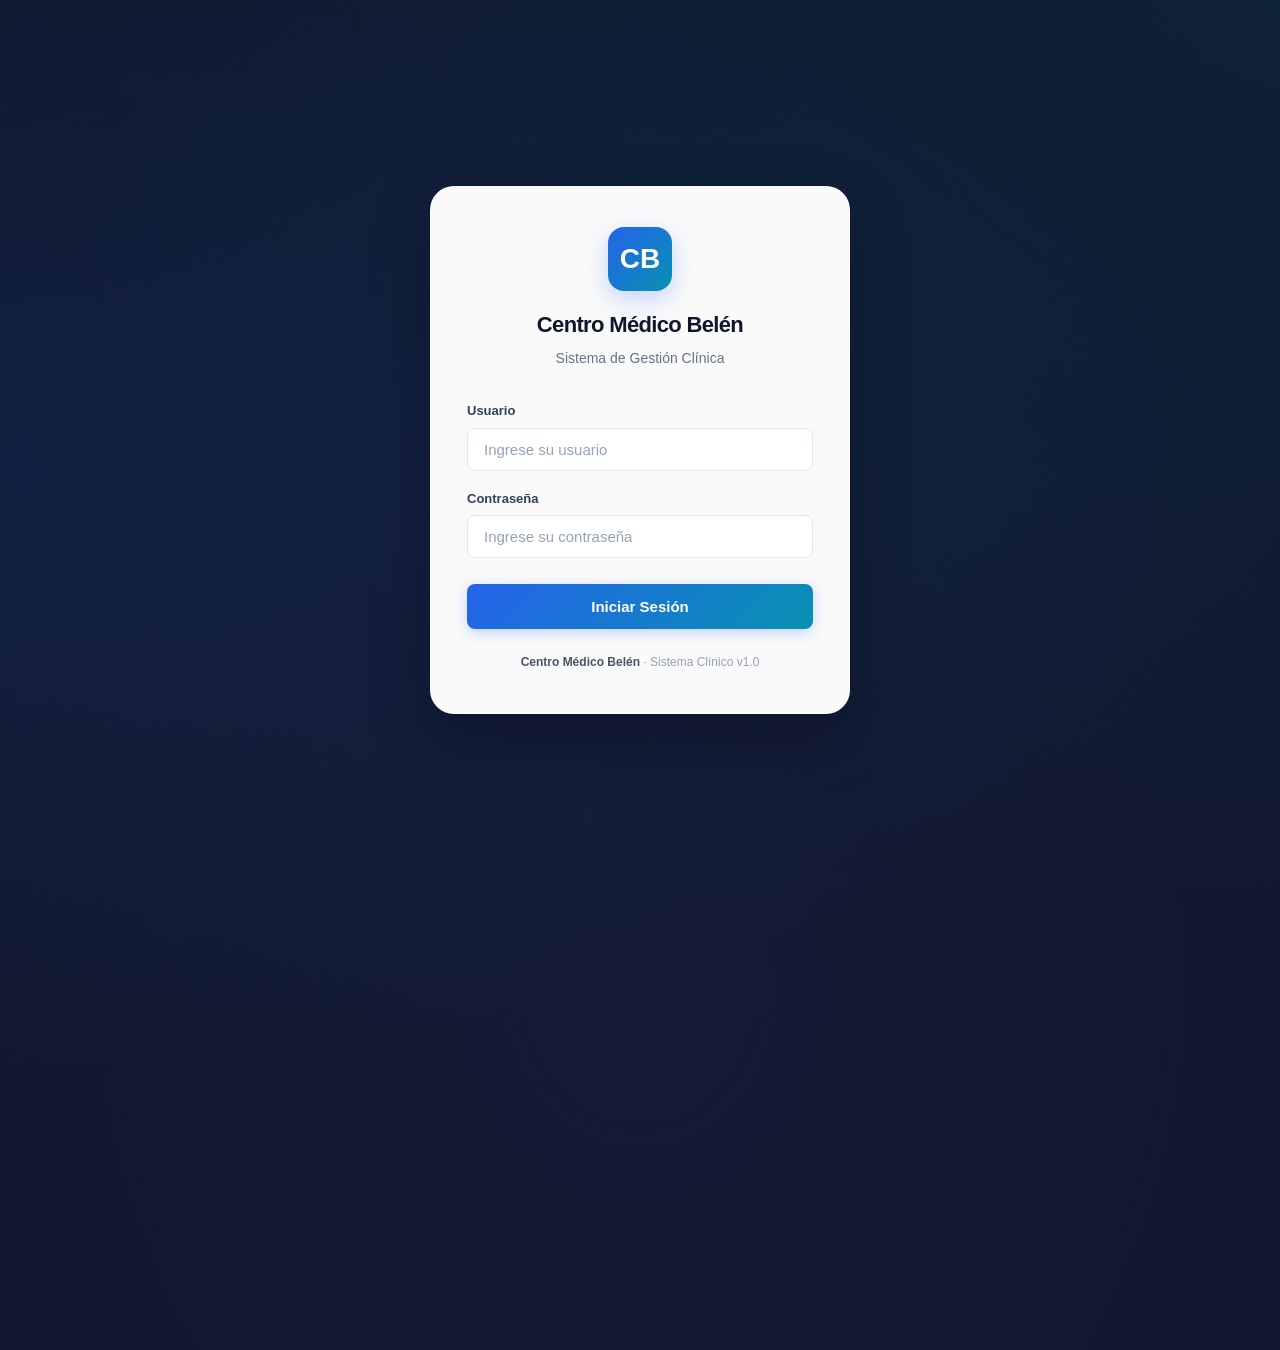
<file: admin/usuarios.html>
<!DOCTYPE html>
<html lang="es">
<head>
    <meta charset="UTF-8">
    <meta name="viewport" content="width=device-width, initial-scale=1.0">
    <title>Usuarios · Centro Médico Belén</title>
    <link rel="stylesheet" href="../css/style.css">
    <script src="../js/config.js"></script>
</head>
<body>
    <button class="sidebar-toggle" id="sidebarToggle" aria-label="Menú">☰</button>

    <div class="app-layout">
        <aside class="sidebar" id="sidebar">
            <div class="sidebar-brand">
                <div class="sidebar-logo">CB</div>
                <div class="sidebar-brand-text">
                    <h2>Centro Médico<br>Belén</h2>
                    <span>Panel Administrativo</span>
                </div>
            </div>

            <div class="sidebar-user">
                <div class="sidebar-user-avatar" id="sidebarAvatar">A</div>
                <div class="sidebar-user-info">
                    <div class="sidebar-user-name" id="sidebarUser">Usuario</div>
                    <div class="sidebar-user-role">Administrador</div>
                </div>
            </div>

            <nav class="sidebar-nav">
                <div class="sidebar-nav-section">Principal</div>
                <a class="nav-item" href="index.html">
                    <span class="nav-icon">📊</span> Dashboard
                </a>
                <a class="nav-item" href="empresas.html">
                    <span class="nav-icon">🏢</span> Empresas
                </a>
                <a class="nav-item" href="trabajadores.html">
                    <span class="nav-icon">👷</span> Trabajadores
                </a>
                <a class="nav-item active" href="usuarios.html">
                    <span class="nav-icon">👤</span> Usuarios
                </a>

                <div class="sidebar-nav-section">Documentos</div>
                <a class="nav-item" href="../archivos/index.html">
                    <span class="nav-icon">📁</span> Subir Archivos
                </a>
            </nav>

            <div class="sidebar-footer">
                <button class="logout-btn" onclick="logout()">
                    <span>🚪</span> Cerrar Sesión
                </button>
            </div>
        </aside>

        <main class="main-content">
            <div class="page-header">
                <div class="page-header-left">
                    <h1>Gestión de Usuarios</h1>
                    <p>Administra los usuarios del sistema y sus roles</p>
                </div>
                <div class="page-header-actions">
                    <button class="btn btn-primary" onclick="openModal()">
                        <span>+</span> Nuevo Usuario
                    </button>
                </div>
            </div>

            <div id="alertBox" class="alert alert-danger" style="display:none;"></div>

            <div class="card">
                <div class="table-container">
                    <table>
                        <thead>
                            <tr>
                                <th>ID</th>
                                <th>Usuario</th>
                                <th>Rol</th>
                                <th>Estado</th>
                                <th>Acciones</th>
                            </tr>
                        </thead>
                        <tbody id="tablaBody"></tbody>
                    </table>
                </div>
            </div>
        </main>
    </div>

    <!-- Modal -->
    <div class="modal-overlay" id="modalOverlay">
        <div class="modal">
            <h3 id="modalTitle">Nuevo Usuario</h3>
            <form id="modalForm">
                <div class="form-group">
                    <label for="f_usuario">Usuario</label>
                    <input type="text" id="f_usuario" class="form-control" required>
                </div>
                <div class="form-group" id="pwGroup">
                    <label for="f_password">Contraseña</label>
                    <input type="password" id="f_password" class="form-control" minlength="6">
                </div>
                <div class="form-row">
                    <div class="form-group">
                        <label for="f_rol_id">Rol</label>
                        <select id="f_rol_id" class="form-control">
                            <option value="1">Administrativo</option>
                            <option value="2">Médico</option>
                            <option value="3">Archivos</option>
                        </select>
                    </div>
                    <div class="form-group">
                        <label for="f_estado">Estado</label>
                        <select id="f_estado" class="form-control">
                            <option value="1">Activo</option>
                            <option value="0">Inactivo</option>
                        </select>
                    </div>
                </div>
                <div class="modal-actions">
                    <button type="button" class="btn btn-secondary" onclick="closeModal()">Cancelar</button>
                    <button type="submit" class="btn btn-primary" id="modalSubmit">Guardar</button>
                </div>
            </form>
        </div>
    </div>

    <script>
        var SERVICE_ROLE_KEY = 'eyJhbGciOiJIUzI1NiIsInR5cCI6IkpXVCJ9.eyJpc3MiOiJzdXBhYmFzZSIsInJlZiI6ImVtcXF5YnpucHlwZHdmc2N1emR1Iiwicm9sZSI6InNlcnZpY2Vfcm9sZSIsImlhdCI6MTc4NDA0NjI3NywiZXhwIjoyMDk5NjIyMjc3fQ.lwY-bTlP_0cQuIxVbWu45V3VQj_ftfBc1b2IlsXYatA';
        var editingId = null;

        function showAlert(msg, type) {
            var box = document.getElementById('alertBox');
            box.className = 'alert alert-' + (type || 'danger');
            box.textContent = msg;
            box.style.display = 'flex';
            setTimeout(function () { box.style.display = 'none'; }, 5000);
        }

        function escHtml(s) { return s ? String(s).replace(/&/g,'&amp;').replace(/</g,'&lt;').replace(/>/g,'&gt;').replace(/"/g,'&quot;') : ''; }

        async function cargar() {
            var _a = await supabase.from('usuarios').select('id, usuario, rol_id, rol, estado').order('id', { ascending: true });
            var data = _a.data, error = _a.error;
            var tbody = document.getElementById('tablaBody');
            if (error) { tbody.innerHTML = '<tr><td colspan="5" style="text-align:center;padding:40px;color:var(--slate-500);">Error al cargar</td></tr>'; return; }
            if (!data || !data.length) { tbody.innerHTML = '<tr><td colspan="5" style="text-align:center;padding:40px;color:var(--slate-500);">No hay usuarios registrados</td></tr>'; return; }
            var h = '';
            data.forEach(function (u) {
                var rc = u.rol_id === 1 ? 'badge-admin' : u.rol_id === 2 ? 'badge-medico' : 'badge-archivos';
                var ec = u.estado === 1 ? 'badge-active' : 'badge-inactive';
                var es = u.estado === 1 ? 'Activo' : 'Inactivo';
                h += '<tr>'
                    + '<td style="font-weight:600;color:var(--slate-500);">#' + u.id + '</td>'
                    + '<td><strong>' + escHtml(u.usuario) + '</strong></td>'
                    + '<td><span class="badge ' + rc + '">' + escHtml(u.rol) + '</span></td>'
                    + '<td><span class="badge ' + ec + '">' + es + '</span></td>'
                    + '<td><div class="table-actions">'
                        + '<button class="btn-sm-edit" onclick="editar(' + u.id + ')">✏️ Editar</button>'
                        + '<button class="btn-sm-delete" onclick="eliminar(' + u.id + ')">🗑️ Eliminar</button>'
                    + '</div></td>'
                + '</tr>';
            });
            tbody.innerHTML = h;
        }

        function openModal(data) {
            editingId = data ? data.id : null;
            document.getElementById('modalOverlay').classList.add('open');
            document.getElementById('modalTitle').textContent = data ? 'Editar Usuario' : 'Nuevo Usuario';
            document.getElementById('modalSubmit').textContent = data ? 'Guardar cambios' : 'Crear usuario';
            document.getElementById('f_usuario').value = data ? data.usuario : '';
            document.getElementById('f_password').value = '';
            document.getElementById('f_password').required = !data;
            document.getElementById('pwGroup').style.display = data ? 'none' : '';
            document.getElementById('f_rol_id').value = data ? data.rol_id : 1;
            document.getElementById('f_estado').value = data ? data.estado : 1;
        }

        function closeModal() { document.getElementById('modalOverlay').classList.remove('open'); editingId = null; }

        document.getElementById('modalForm').addEventListener('submit', async function (e) {
            e.preventDefault();
            var btn = document.getElementById('modalSubmit');
            btn.disabled = true; btn.textContent = 'Guardando...';
            try {
                var usuario = document.getElementById('f_usuario').value.trim();
                var rol_id = parseInt(document.getElementById('f_rol_id').value);
                var estado = parseInt(document.getElementById('f_estado').value);
                var roles = { 1: 'administrativo', 2: 'medico', 3: 'archivos' };
                if (editingId) {
                    var _a = await supabase.from('usuarios').update({ usuario: usuario, rol_id: rol_id, rol: roles[rol_id], estado: estado }).eq('id', editingId);
                    if (_a.error) throw _a.error;
                    showAlert('Usuario actualizado correctamente', 'success');
                } else {
                    var password = document.getElementById('f_password').value;
                    if (!password) { showAlert('La contraseña es obligatoria'); btn.disabled = false; btn.textContent = 'Crear usuario'; return; }
                    var email = usuario + '@belen.com';
                    var r1 = await fetch(SUPABASE_URL + '/auth/v1/admin/users', { method: 'POST', headers: { 'apikey': SUPABASE_ANON_KEY, 'Authorization': 'Bearer ' + SERVICE_ROLE_KEY, 'Content-Type': 'application/json' }, body: JSON.stringify({ email: email, password: password, email_confirm: true, user_metadata: { usuario: usuario, rol_id: rol_id, rol: roles[rol_id] } }) });
                    var d1 = await r1.json();
                    if (!r1.ok) throw new Error(d1.msg || 'Error al crear en Auth');
                    var _b = await supabase.from('usuarios').insert({ usuario: usuario, password: '', rol_id: rol_id, rol: roles[rol_id], estado: estado });
                    if (_b.error) throw _b.error;
                    showAlert('Usuario creado correctamente', 'success');
                }
                closeModal(); cargar();
            } catch (err) { showAlert('Error: ' + (err.message || 'Desconocido')); } finally { btn.disabled = false; btn.textContent = editingId ? 'Guardar cambios' : 'Crear usuario'; }
        });

        async function editar(id) {
            var _a = await supabase.from('usuarios').select('*').eq('id', id).single();
            if (_a.error) { showAlert('Error al cargar'); return; }
            openModal(_a.data);
        }

        async function eliminar(id) {
            if (!confirm('¿Eliminar este usuario? También se eliminará del sistema de autenticación.')) return;
            try {
                var _a = await supabase.from('usuarios').select('usuario').eq('id', id).single();
                if (_a.error) throw _a.error;
                var email = _a.data.usuario + '@belen.com';
                var r1 = await fetch(SUPABASE_URL + '/auth/v1/admin/users?email=' + encodeURIComponent(email), { headers: { 'apikey': SUPABASE_ANON_KEY, 'Authorization': 'Bearer ' + SERVICE_ROLE_KEY } });
                var d1 = await r1.json();
                if (d1 && d1.users && d1.users[0]) { await fetch(SUPABASE_URL + '/auth/v1/admin/users/' + d1.users[0].id, { method: 'DELETE', headers: { 'apikey': SUPABASE_ANON_KEY, 'Authorization': 'Bearer ' + SERVICE_ROLE_KEY } }); }
                var _b = await supabase.from('usuarios').delete().eq('id', id);
                if (_b.error) throw _b.error;
                showAlert('Usuario eliminado', 'success'); cargar();
            } catch (err) { showAlert('Error: ' + (err.message || 'Desconocido')); }
        }

        (async function () {
            var session = await checkAuth();
            if (!session) return;
            var profile = await getUserProfile();
            if (!profile || profile.rol_id !== 1) { window.location.href = '/index.html'; return; }
            document.getElementById('sidebarUser').textContent = profile.usuario;
            document.getElementById('sidebarAvatar').textContent = profile.usuario.charAt(0).toUpperCase();
            document.getElementById('sidebarToggle').addEventListener('click', function () {
                document.getElementById('sidebar').classList.toggle('open');
            });
            cargar();
        })();
    </script>
</body>
</html>
</file>
<file: css/style.css>
/* ============================================================
   Centro Médico Belén — Design System Premium v2.0
   ============================================================ */

/* ---- Design Tokens ---- */
:root {
  --primary-900: #0c1929;
  --primary-800: #0f2640;
  --primary-700: #143457;
  --primary-600: #1a4a7a;
  --primary-500: #2563eb;
  --primary-400: #3b82f6;
  --primary-300: #60a5fa;
  --primary-200: #93c5fd;
  --primary-100: #dbeafe;

  --accent-600: #0891b2;
  --accent-500: #06b6d4;
  --accent-400: #22d3ee;
  --accent-100: #cffafe;

  --emerald-600: #059669;
  --emerald-500: #10b981;
  --emerald-100: #d1fae5;

  --amber-500: #f59e0b;
  --amber-100: #fef3c7;

  --rose-600: #e11d48;
  --rose-500: #f43f5e;
  --rose-100: #ffe4e6;

  --slate-900: #0f172a;
  --slate-800: #1e293b;
  --slate-700: #334155;
  --slate-600: #475569;
  --slate-500: #64748b;
  --slate-400: #94a3b8;
  --slate-300: #cbd5e1;
  --slate-200: #e2e8f0;
  --slate-100: #f1f5f9;
  --slate-50: #f8fafc;

  --white: #ffffff;
  --shadow-xs: 0 1px 2px rgba(0, 0, 0, 0.05);
  --shadow-sm: 0 1px 3px rgba(0, 0, 0, 0.07), 0 1px 2px rgba(0, 0, 0, 0.04);
  --shadow-md: 0 4px 6px rgba(0, 0, 0, 0.07), 0 2px 4px rgba(0, 0, 0, 0.04);
  --shadow-lg: 0 10px 25px rgba(0, 0, 0, 0.08), 0 4px 10px rgba(0, 0, 0, 0.04);
  --shadow-xl: 0 20px 50px rgba(0, 0, 0, 0.12);
  --shadow-glow: 0 0 20px rgba(37, 99, 235, 0.15);
  --radius-xs: 6px;
  --radius-sm: 8px;
  --radius-md: 12px;
  --radius-lg: 16px;
  --radius-xl: 20px;
  --radius-2xl: 24px;
  --radius-full: 9999px;
  --sidebar-width: 270px;
  --sidebar-collapsed: 72px;
  --header-height: 64px;
  --font-sans: 'Inter', -apple-system, BlinkMacSystemFont, 'Segoe UI', Roboto, sans-serif;
  --transition-fast: 150ms cubic-bezier(0.4, 0, 0.2, 1);
  --transition-base: 250ms cubic-bezier(0.4, 0, 0.2, 1);
  --transition-slow: 350ms cubic-bezier(0.4, 0, 0.2, 1);
  --gradient-primary: linear-gradient(135deg, #2563eb, #0891b2);
  --gradient-primary-hover: linear-gradient(135deg, #1d4ed8, #0e7490);
  --gradient-dark: linear-gradient(135deg, #0f172a, #1e293b);
  --gradient-warm: linear-gradient(135deg, #f59e0b, #d97706);
  --gradient-success: linear-gradient(135deg, #059669, #10b981);
  --gradient-danger: linear-gradient(135deg, #dc2626, #ef4444);
  --gradient-card-1: linear-gradient(135deg, #667eea, #764ba2);
  --gradient-card-2: linear-gradient(135deg, #f093fb, #f5576c);
  --gradient-card-3: linear-gradient(135deg, #4facfe, #00f2fe);
  --gradient-card-4: linear-gradient(135deg, #43e97b, #38f9d7);
}

/* ---- Reset & Base ---- */
*, *::before, *::after {
  box-sizing: border-box;
  margin: 0;
  padding: 0;
}

html {
  font-size: 16px;
  -webkit-font-smoothing: antialiased;
  -moz-osx-font-smoothing: grayscale;
}

body {
  font-family: var(--font-sans);
  background: var(--slate-100);
  color: var(--slate-800);
  line-height: 1.6;
  min-height: 100vh;
}

a { text-decoration: none; color: inherit; }
img { max-width: 100%; display: block; }
ul, ol { list-style: none; }
button { cursor: pointer; font-family: inherit; border: none; background: none; }
input, select, textarea { font-family: inherit; font-size: inherit; }

/* ---- Scrollbar ---- */
::-webkit-scrollbar { width: 6px; height: 6px; }
::-webkit-scrollbar-track { background: transparent; }
::-webkit-scrollbar-thumb { background: var(--slate-300); border-radius: var(--radius-full); }
::-webkit-scrollbar-thumb:hover { background: var(--slate-400); }

/* ---- App Layout ---- */
.app-layout {
  display: flex;
  min-height: 100vh;
}

/* ============================================================
   SIDEBAR
   ============================================================ */
.sidebar {
  width: var(--sidebar-width);
  background: var(--slate-900);
  background-image: linear-gradient(180deg, #0f172a 0%, #1a2744 100%);
  display: flex;
  flex-direction: column;
  position: fixed;
  top: 0;
  left: 0;
  bottom: 0;
  z-index: 100;
  transition: transform var(--transition-base);
  box-shadow: 4px 0 20px rgba(0,0,0,0.1);
}

.sidebar-brand {
  padding: 24px 20px 20px;
  border-bottom: 1px solid rgba(255,255,255,0.06);
  display: flex;
  align-items: center;
  gap: 14px;
}

.sidebar-logo {
  width: 42px;
  height: 42px;
  border-radius: var(--radius-md);
  background: var(--gradient-primary);
  display: flex;
  align-items: center;
  justify-content: center;
  font-size: 20px;
  font-weight: 800;
  color: white;
  flex-shrink: 0;
  box-shadow: 0 4px 12px rgba(37,99,235,0.3);
}

.sidebar-brand-text {
  flex: 1;
}

.sidebar-brand-text h2 {
  font-size: 16px;
  font-weight: 700;
  color: white;
  letter-spacing: -0.01em;
  line-height: 1.3;
}

.sidebar-brand-text span {
  font-size: 12px;
  color: var(--slate-400);
  font-weight: 400;
}

.sidebar-user {
  padding: 16px 20px;
  border-bottom: 1px solid rgba(255,255,255,0.06);
  display: flex;
  align-items: center;
  gap: 12px;
}

.sidebar-user-avatar {
  width: 36px;
  height: 36px;
  border-radius: var(--radius-full);
  background: var(--gradient-primary);
  display: flex;
  align-items: center;
  justify-content: center;
  font-size: 14px;
  font-weight: 700;
  color: white;
  flex-shrink: 0;
}

.sidebar-user-info {
  flex: 1;
  min-width: 0;
}

.sidebar-user-name {
  font-size: 14px;
  font-weight: 600;
  color: white;
  white-space: nowrap;
  overflow: hidden;
  text-overflow: ellipsis;
}

.sidebar-user-role {
  font-size: 12px;
  color: var(--slate-400);
}

.sidebar-nav {
  flex: 1;
  padding: 12px 10px;
  overflow-y: auto;
}

.sidebar-nav-section {
  font-size: 10px;
  font-weight: 600;
  text-transform: uppercase;
  letter-spacing: 0.08em;
  color: var(--slate-500);
  padding: 16px 12px 8px;
}

.nav-item {
  display: flex;
  align-items: center;
  gap: 12px;
  padding: 10px 14px;
  border-radius: var(--radius-sm);
  color: var(--slate-300);
  font-size: 14px;
  font-weight: 500;
  transition: all var(--transition-fast);
  margin-bottom: 2px;
  position: relative;
}

.nav-item:hover {
  background: rgba(255,255,255,0.08);
  color: white;
}

.nav-item.active {
  background: rgba(37,99,235,0.15);
  color: white;
}

.nav-item.active::before {
  content: '';
  position: absolute;
  left: 0;
  top: 50%;
  transform: translateY(-50%);
  width: 3px;
  height: 20px;
  background: var(--gradient-primary);
  border-radius: 0 var(--radius-full) var(--radius-full) 0;
}

.nav-item .nav-icon {
  width: 32px;
  height: 32px;
  border-radius: var(--radius-sm);
  display: flex;
  align-items: center;
  justify-content: center;
  font-size: 16px;
  flex-shrink: 0;
  transition: all var(--transition-fast);
}

.nav-item:not(.active):hover .nav-icon {
  background: rgba(255,255,255,0.1);
}

.nav-item.active .nav-icon {
  background: var(--gradient-primary);
  color: white;
}

.sidebar-footer {
  padding: 16px 10px;
  border-top: 1px solid rgba(255,255,255,0.06);
}

.logout-btn {
  display: flex;
  align-items: center;
  gap: 10px;
  width: 100%;
  padding: 10px 14px;
  border-radius: var(--radius-sm);
  color: var(--slate-400);
  font-size: 14px;
  font-weight: 500;
  transition: all var(--transition-fast);
}

.logout-btn:hover {
  background: rgba(239,68,68,0.12);
  color: var(--rose-400);
}

/* ============================================================
   MAIN CONTENT
   ============================================================ */
.main-content {
  flex: 1;
  margin-left: var(--sidebar-width);
  padding: 32px 36px;
  min-height: 100vh;
  max-width: 1400px;
  width: calc(100% - var(--sidebar-width));
}

/* ---- Page Header ---- */
.page-header {
  display: flex;
  justify-content: space-between;
  align-items: flex-start;
  margin-bottom: 28px;
  gap: 16px;
  flex-wrap: wrap;
}

.page-header-left h1 {
  font-size: 26px;
  font-weight: 800;
  color: var(--slate-900);
  letter-spacing: -0.03em;
  line-height: 1.2;
}

.page-header-left p {
  color: var(--slate-500);
  font-size: 14px;
  margin-top: 4px;
}

.page-header-actions {
  display: flex;
  gap: 10px;
  align-items: center;
  flex-shrink: 0;
}

/* ============================================================
   BUTTONS
   ============================================================ */
.btn {
  display: inline-flex;
  align-items: center;
  justify-content: center;
  gap: 8px;
  padding: 10px 20px;
  border-radius: var(--radius-sm);
  font-size: 14px;
  font-weight: 600;
  transition: all var(--transition-fast);
  border: none;
  cursor: pointer;
  white-space: nowrap;
  line-height: 1.4;
}

.btn:disabled {
  opacity: 0.6;
  cursor: not-allowed;
}

.btn-primary {
  background: var(--gradient-primary);
  color: white;
  box-shadow: 0 4px 14px rgba(37,99,235,0.25);
}

.btn-primary:hover:not(:disabled) {
  background: var(--gradient-primary-hover);
  box-shadow: 0 6px 20px rgba(37,99,235,0.35);
  transform: translateY(-1px);
}

.btn-primary:active:not(:disabled) {
  transform: translateY(0);
}

.btn-secondary {
  background: white;
  color: var(--slate-700);
  border: 1px solid var(--slate-200);
}

.btn-secondary:hover:not(:disabled) {
  background: var(--slate-50);
  border-color: var(--slate-300);
}

.btn-danger {
  background: var(--gradient-danger);
  color: white;
  box-shadow: 0 4px 14px rgba(239,68,68,0.2);
}

.btn-danger:hover:not(:disabled) {
  box-shadow: 0 6px 20px rgba(239,68,68,0.3);
  transform: translateY(-1px);
}

.btn-ghost {
  background: transparent;
  color: var(--slate-600);
}

.btn-ghost:hover:not(:disabled) {
  background: var(--slate-100);
  color: var(--slate-800);
}

.btn-sm {
  padding: 6px 14px;
  font-size: 13px;
  border-radius: var(--radius-xs);
}

.btn-lg {
  padding: 14px 28px;
  font-size: 16px;
}

.btn-icon {
  width: 36px;
  height: 36px;
  padding: 0;
  border-radius: var(--radius-sm);
  display: inline-flex;
  align-items: center;
  justify-content: center;
  font-size: 16px;
}

/* ============================================================
   CARDS
   ============================================================ */
.card {
  background: var(--white);
  border-radius: var(--radius-lg);
  box-shadow: var(--shadow-sm);
  border: 1px solid rgba(0,0,0,0.04);
  transition: all var(--transition-base);
}

.card:hover {
  box-shadow: var(--shadow-md);
}

.card-header {
  padding: 20px 24px;
  border-bottom: 1px solid var(--slate-100);
  display: flex;
  justify-content: space-between;
  align-items: center;
}

.card-header h3 {
  font-size: 16px;
  font-weight: 700;
  color: var(--slate-900);
}

.card-body {
  padding: 24px;
}

/* ---- Metric Cards ---- */
.metrics-grid {
  display: grid;
  grid-template-columns: repeat(auto-fit, minmax(220px, 1fr));
  gap: 20px;
  margin-bottom: 28px;
}

.metric-card {
  background: var(--white);
  border-radius: var(--radius-lg);
  padding: 24px;
  box-shadow: var(--shadow-sm);
  border: 1px solid rgba(0,0,0,0.04);
  transition: all var(--transition-base);
  position: relative;
  overflow: hidden;
}

.metric-card:hover {
  transform: translateY(-2px);
  box-shadow: var(--shadow-lg);
}

.metric-card::before {
  content: '';
  position: absolute;
  top: 0;
  left: 0;
  right: 0;
  height: 3px;
}

.metric-card.blue::before { background: var(--gradient-primary); }
.metric-card.green::before { background: var(--gradient-success); }
.metric-card.amber::before { background: var(--gradient-warm); }
.metric-card.purple::before { background: var(--gradient-card-1); }

.metric-card-header {
  display: flex;
  justify-content: space-between;
  align-items: flex-start;
  margin-bottom: 16px;
}

.metric-icon {
  width: 44px;
  height: 44px;
  border-radius: var(--radius-md);
  display: flex;
  align-items: center;
  justify-content: center;
  font-size: 20px;
}

.metric-card.blue .metric-icon { background: var(--primary-100); }
.metric-card.green .metric-icon { background: var(--emerald-100); }
.metric-card.amber .metric-icon { background: var(--amber-100); }
.metric-card.purple .metric-icon { 
  background: linear-gradient(135deg, #ede9fe, #e0e7ff);
}

.metric-value {
  font-size: 28px;
  font-weight: 800;
  color: var(--slate-900);
  letter-spacing: -0.03em;
  line-height: 1.1;
}

.metric-label {
  font-size: 13px;
  color: var(--slate-500);
  margin-top: 4px;
  font-weight: 500;
}

.metric-trend {
  display: inline-flex;
  align-items: center;
  gap: 4px;
  font-size: 12px;
  font-weight: 600;
  margin-top: 12px;
  padding: 2px 8px;
  border-radius: var(--radius-full);
}

.metric-trend.up { color: var(--emerald-600); background: var(--emerald-100); }
.metric-trend.down { color: var(--rose-600); background: var(--rose-100); }

/* ---- Company Cards Grid ---- */
.companies-grid {
  display: grid;
  grid-template-columns: repeat(auto-fill, minmax(320px, 1fr));
  gap: 20px;
}

.company-card {
  background: var(--white);
  border-radius: var(--radius-lg);
  box-shadow: var(--shadow-sm);
  border: 1px solid rgba(0,0,0,0.04);
  overflow: hidden;
  transition: all var(--transition-base);
}

.company-card:hover {
  transform: translateY(-2px);
  box-shadow: var(--shadow-lg);
}

.company-card .card-top {
  background: var(--gradient-primary);
  padding: 20px 24px;
  display: flex;
  justify-content: space-between;
  align-items: center;
  position: relative;
  overflow: hidden;
}

.company-card .card-top::after {
  content: '';
  position: absolute;
  top: -50%;
  right: -20%;
  width: 120px;
  height: 120px;
  border-radius: 50%;
  background: rgba(255,255,255,0.06);
}

.company-card .card-top .logo {
  font-size: 36px;
  filter: drop-shadow(0 4px 8px rgba(0,0,0,0.1));
}

.company-card .badge {
  padding: 4px 12px;
  border-radius: var(--radius-full);
  font-size: 11px;
  font-weight: 700;
  text-transform: uppercase;
  letter-spacing: 0.05em;
  background: rgba(255,255,255,0.2);
  color: white;
}

.company-card .card-body {
  padding: 20px 24px;
}

.company-card .card-body h3 {
  font-size: 18px;
  font-weight: 700;
  color: var(--slate-900);
  margin-bottom: 12px;
}

.company-card .field {
  display: flex;
  align-items: center;
  gap: 8px;
  padding: 6px 0;
  font-size: 13px;
}

.company-card .field strong {
  color: var(--slate-500);
  font-weight: 600;
  min-width: 80px;
}

.company-card .field .value {
  color: var(--slate-800);
  font-weight: 500;
}

.company-card .stats {
  display: grid;
  grid-template-columns: 1fr 1fr;
  gap: 8px;
  margin-top: 14px;
  padding-top: 14px;
  border-top: 1px solid var(--slate-100);
}

.company-card .mini-stat {
  display: flex;
  align-items: center;
  gap: 10px;
  padding: 8px 12px;
  border-radius: var(--radius-sm);
  background: var(--slate-50);
}

.company-card .mini-stat .ico {
  font-size: 18px;
}

.company-card .mini-stat .num {
  font-size: 16px;
  font-weight: 700;
  color: var(--slate-800);
}

.company-card .actions {
  display: flex;
  gap: 8px;
  margin-top: 14px;
  padding-top: 12px;
  border-top: 1px solid var(--slate-100);
}

.company-card .btn-edit,
.company-card .btn-delete {
  flex: 1;
  padding: 8px;
  border-radius: var(--radius-sm);
  font-size: 13px;
  font-weight: 600;
  text-align: center;
  transition: all var(--transition-fast);
}

.company-card .btn-edit {
  background: var(--primary-100);
  color: var(--primary-600);
}

.company-card .btn-edit:hover {
  background: var(--primary-200);
}

.company-card .btn-delete {
  background: var(--rose-100);
  color: var(--rose-600);
}

.company-card .btn-delete:hover {
  background: var(--rose-200);
}

/* ============================================================
   TABLES
   ============================================================ */
.table-container {
  overflow-x: auto;
  border-radius: var(--radius-lg);
  border: 1px solid var(--slate-200);
  background: white;
}

table {
  width: 100%;
  border-collapse: collapse;
}

table thead {
  background: var(--slate-50);
}

table th {
  padding: 14px 20px;
  text-align: left;
  font-size: 12px;
  font-weight: 700;
  text-transform: uppercase;
  letter-spacing: 0.05em;
  color: var(--slate-500);
  border-bottom: 1px solid var(--slate-200);
  white-space: nowrap;
}

table td {
  padding: 14px 20px;
  font-size: 14px;
  color: var(--slate-700);
  border-bottom: 1px solid var(--slate-100);
  vertical-align: middle;
}

table tbody tr {
  transition: background var(--transition-fast);
}

table tbody tr:hover {
  background: var(--slate-50);
}

table tbody tr:last-child td {
  border-bottom: none;
}

/* ---- Badges for tables ---- */
.badge {
  display: inline-flex;
  align-items: center;
  padding: 4px 12px;
  border-radius: var(--radius-full);
  font-size: 12px;
  font-weight: 600;
  white-space: nowrap;
}

.badge-admin {
  background: linear-gradient(135deg, #667eea, #764ba2);
  color: white;
}

.badge-medico {
  background: linear-gradient(135deg, #4facfe, #00f2fe);
  color: white;
}

.badge-archivos {
  background: linear-gradient(135deg, #43e97b, #38f9d7);
  color: var(--slate-900);
}

.badge-active {
  background: var(--emerald-100);
  color: var(--emerald-600);
}

.badge-inactive {
  background: var(--slate-100);
  color: var(--slate-500);
}

/* ---- Table action buttons ---- */
.table-actions {
  display: flex;
  gap: 6px;
}

.btn-sm-edit {
  padding: 6px 14px;
  border-radius: var(--radius-xs);
  font-size: 12px;
  font-weight: 600;
  background: var(--primary-100);
  color: var(--primary-600);
  transition: all var(--transition-fast);
}

.btn-sm-edit:hover {
  background: var(--primary-200);
}

.btn-sm-delete {
  padding: 6px 14px;
  border-radius: var(--radius-xs);
  font-size: 12px;
  font-weight: 600;
  background: var(--rose-100);
  color: var(--rose-600);
  transition: all var(--transition-fast);
}

.btn-sm-delete:hover {
  background: var(--rose-200);
}

/* ============================================================
   FORMS
   ============================================================ */
.form-group {
  margin-bottom: 20px;
}

.form-group label {
  display: block;
  font-size: 13px;
  font-weight: 600;
  color: var(--slate-700);
  margin-bottom: 6px;
}

.form-control {
  width: 100%;
  padding: 10px 14px;
  border: 1.5px solid var(--slate-200);
  border-radius: var(--radius-sm);
  font-size: 14px;
  color: var(--slate-800);
  background: var(--white);
  transition: all var(--transition-fast);
  outline: none;
}

.form-control:focus {
  border-color: var(--primary-500);
  box-shadow: 0 0 0 3px rgba(37,99,235,0.1);
}

.form-control::placeholder {
  color: var(--slate-400);
}

select.form-control {
  appearance: none;
  background-image: url("data:image/svg+xml,%3Csvg xmlns='http://www.w3.org/2000/svg' width='16' height='16' fill='%2364748b' viewBox='0 0 16 16'%3E%3Cpath d='M8 11L3 6h10l-5 5z'/%3E%3C/svg%3E");
  background-repeat: no-repeat;
  background-position: right 12px center;
  padding-right: 36px;
}

.form-row {
  display: grid;
  grid-template-columns: 1fr 1fr;
  gap: 16px;
}

/* ============================================================
   MODALS
   ============================================================ */
.modal-overlay {
  display: none;
  position: fixed;
  inset: 0;
  background: rgba(15, 23, 42, 0.6);
  backdrop-filter: blur(8px);
  -webkit-backdrop-filter: blur(8px);
  z-index: 1000;
  justify-content: center;
  align-items: center;
  padding: 20px;
  animation: fadeIn 0.2s ease;
}

.modal-overlay.open {
  display: flex;
}

.modal {
  background: white;
  border-radius: var(--radius-xl);
  padding: 32px;
  width: 100%;
  max-width: 500px;
  box-shadow: var(--shadow-xl);
  animation: slideUp 0.3s ease;
  max-height: 90vh;
  overflow-y: auto;
}

.modal h3 {
  font-size: 20px;
  font-weight: 700;
  color: var(--slate-900);
  margin-bottom: 24px;
  letter-spacing: -0.02em;
}

.modal-actions {
  display: flex;
  gap: 10px;
  justify-content: flex-end;
  margin-top: 28px;
  padding-top: 20px;
  border-top: 1px solid var(--slate-100);
}

/* ============================================================
   ALERTS
   ============================================================ */
.alert {
  padding: 14px 20px;
  border-radius: var(--radius-sm);
  font-size: 14px;
  font-weight: 500;
  display: flex;
  align-items: center;
  gap: 10px;
  animation: slideDown 0.3s ease;
}

.alert-danger {
  background: var(--rose-100);
  color: var(--rose-600);
  border: 1px solid var(--rose-200);
}

.alert-success {
  background: var(--emerald-100);
  color: var(--emerald-600);
  border: 1px solid var(--emerald-200);
}

.alert-warning {
  background: var(--amber-100);
  color: #92400e;
  border: 1px solid #fde68a;
}

.alert-info {
  background: var(--primary-100);
  color: var(--primary-600);
  border: 1px solid var(--primary-200);
}

/* ============================================================
   LOGIN PAGE
   ============================================================ */
.login-body {
  background: var(--slate-900);
  min-height: 100vh;
  display: flex;
  align-items: center;
  justify-content: center;
  position: relative;
  overflow: hidden;
  padding: 20px;
}

.login-body::before {
  content: '';
  position: absolute;
  top: -50%;
  left: -50%;
  width: 200%;
  height: 200%;
  background: radial-gradient(ellipse at 20% 50%, rgba(37,99,235,0.12) 0%, transparent 50%),
              radial-gradient(ellipse at 80% 20%, rgba(6,182,212,0.08) 0%, transparent 50%),
              radial-gradient(ellipse at 50% 80%, rgba(99,102,241,0.06) 0%, transparent 50%);
  animation: bgShift 20s ease-in-out infinite alternate;
}

@keyframes bgShift {
  0% { transform: translate(0, 0) rotate(0deg); }
  100% { transform: translate(2%, 1%) rotate(3deg); }
}

.login-container {
  position: relative;
  z-index: 1;
  width: 100%;
  max-width: 420px;
}

.login-card {
  background: rgba(255, 255, 255, 0.98);
  backdrop-filter: blur(20px);
  -webkit-backdrop-filter: blur(20px);
  border-radius: var(--radius-2xl);
  padding: 40px 36px;
  box-shadow: 0 25px 60px rgba(0, 0, 0, 0.3), 0 0 40px rgba(37,99,235,0.06);
  border: 1px solid rgba(255,255,255,0.1);
}

.login-header {
  text-align: center;
  margin-bottom: 32px;
}

.login-logo {
  width: 64px;
  height: 64px;
  border-radius: var(--radius-lg);
  background: var(--gradient-primary);
  display: flex;
  align-items: center;
  justify-content: center;
  font-size: 28px;
  font-weight: 800;
  color: white;
  margin: 0 auto 16px;
  box-shadow: 0 8px 24px rgba(37,99,235,0.25);
}

.login-header h1 {
  font-size: 22px;
  font-weight: 800;
  color: var(--slate-900);
  letter-spacing: -0.03em;
}

.login-header p {
  font-size: 14px;
  color: var(--slate-500);
  margin-top: 4px;
}

.login-form .form-group {
  margin-bottom: 18px;
}

.login-form .form-group label {
  font-size: 13px;
  font-weight: 600;
  color: var(--slate-700);
  margin-bottom: 6px;
  display: block;
}

.login-form .form-control {
  padding: 12px 16px;
  border-radius: var(--radius-sm);
  font-size: 15px;
}

.login-form .btn {
  width: 100%;
  padding: 12px;
  font-size: 15px;
  margin-top: 8px;
  border-radius: var(--radius-sm);
}

.login-footer {
  text-align: center;
  margin-top: 24px;
  font-size: 12px;
  color: var(--slate-400);
}

.login-footer strong {
  color: var(--slate-600);
}

/* ============================================================
   EMPTY STATE
   ============================================================ */
.empty-state {
  text-align: center;
  padding: 60px 40px;
  background: var(--white);
  border-radius: var(--radius-lg);
  border: 2px dashed var(--slate-200);
}

.empty-state .empty-icon {
  font-size: 48px;
  margin-bottom: 16px;
  opacity: 0.5;
}

.empty-state h3 {
  font-size: 20px;
  font-weight: 700;
  color: var(--slate-800);
  margin-bottom: 8px;
}

.empty-state p {
  color: var(--slate-500);
  font-size: 14px;
  margin-bottom: 20px;
  max-width: 400px;
  margin-left: auto;
  margin-right: auto;
}

/* ============================================================
   ANIMATIONS
   ============================================================ */
@keyframes fadeIn {
  from { opacity: 0; }
  to { opacity: 1; }
}

@keyframes slideUp {
  from {
    opacity: 0;
    transform: translateY(20px) scale(0.98);
  }
  to {
    opacity: 1;
    transform: translateY(0) scale(1);
  }
}

@keyframes slideDown {
  from {
    opacity: 0;
    transform: translateY(-10px);
  }
  to {
    opacity: 1;
    transform: translateY(0);
  }
}

@keyframes pulse {
  0%, 100% { opacity: 1; }
  50% { opacity: 0.5; }
}

/* ============================================================
   FILE UPLOAD (Archivos)
   ============================================================ */
.upload-zone {
  border: 2px dashed var(--slate-300);
  border-radius: var(--radius-lg);
  padding: 40px;
  text-align: center;
  transition: all var(--transition-base);
  background: var(--slate-50);
  cursor: pointer;
}

.upload-zone:hover {
  border-color: var(--primary-400);
  background: var(--primary-100);
}

.upload-zone.dragover {
  border-color: var(--primary-500);
  background: var(--primary-100);
  box-shadow: 0 0 20px rgba(37,99,235,0.1);
}

.upload-zone .upload-icon {
  font-size: 48px;
  margin-bottom: 12px;
  opacity: 0.6;
}

.upload-zone h4 {
  font-size: 16px;
  font-weight: 600;
  color: var(--slate-700);
  margin-bottom: 4px;
}

.upload-zone p {
  font-size: 13px;
  color: var(--slate-500);
}

/* ---- File list ---- */
.file-item {
  display: flex;
  align-items: center;
  gap: 14px;
  padding: 14px 18px;
  background: var(--white);
  border-radius: var(--radius-sm);
  border: 1px solid var(--slate-100);
  transition: all var(--transition-fast);
  margin-bottom: 8px;
}

.file-item:hover {
  border-color: var(--slate-200);
  box-shadow: var(--shadow-sm);
}

.file-icon {
  width: 40px;
  height: 40px;
  border-radius: var(--radius-sm);
  display: flex;
  align-items: center;
  justify-content: center;
  font-size: 20px;
  flex-shrink: 0;
}

.file-icon.pdf { background: #fce4ec; }
.file-icon.image { background: #e8f5e9; }
.file-icon.doc { background: #e3f2fd; }
.file-icon.other { background: var(--slate-100); }

.file-info {
  flex: 1;
  min-width: 0;
}

.file-name {
  font-size: 14px;
  font-weight: 600;
  color: var(--slate-800);
  white-space: nowrap;
  overflow: hidden;
  text-overflow: ellipsis;
}

.file-meta {
  font-size: 12px;
  color: var(--slate-500);
}

.file-actions {
  display: flex;
  gap: 6px;
}

/* ============================================================
   MEDICAL SECTION
   ============================================================ */
.patient-card {
  background: var(--white);
  border-radius: var(--radius-lg);
  padding: 20px 24px;
  box-shadow: var(--shadow-sm);
  border: 1px solid rgba(0,0,0,0.04);
  transition: all var(--transition-base);
  cursor: pointer;
}

.patient-card:hover {
  transform: translateY(-2px);
  box-shadow: var(--shadow-md);
}

.patient-card .patient-name {
  font-size: 16px;
  font-weight: 700;
  color: var(--slate-900);
}

.patient-card .patient-info {
  font-size: 13px;
  color: var(--slate-500);
  margin-top: 4px;
}

/* ============================================================
   RESPONSIVE
   ============================================================ */
@media (max-width: 1024px) {
  .metrics-grid {
    grid-template-columns: repeat(auto-fit, minmax(180px, 1fr));
  }
  
  .companies-grid {
    grid-template-columns: repeat(auto-fill, minmax(280px, 1fr));
  }
}

@media (max-width: 768px) {
  .sidebar {
    transform: translateX(-100%);
  }

  .sidebar.open {
    transform: translateX(0);
  }

  .main-content {
    margin-left: 0;
    padding: 20px;
    width: 100%;
  }

  .page-header {
    flex-direction: column;
  }

  .page-header-left h1 {
    font-size: 22px;
  }

  .metrics-grid {
    grid-template-columns: 1fr 1fr;
  }

  .companies-grid {
    grid-template-columns: 1fr;
  }

  .form-row {
    grid-template-columns: 1fr;
  }

  .modal {
    padding: 24px 20px;
    margin: 10px;
  }

  .login-card {
    padding: 28px 24px;
  }
}

@media (max-width: 480px) {
  .metrics-grid {
    grid-template-columns: 1fr;
  }

  .main-content {
    padding: 16px;
  }
}

/* ---- Mobile sidebar toggle ---- */
.sidebar-toggle {
  display: none;
  position: fixed;
  top: 16px;
  left: 16px;
  z-index: 200;
  width: 40px;
  height: 40px;
  border-radius: var(--radius-sm);
  background: var(--white);
  border: 1px solid var(--slate-200);
  box-shadow: var(--shadow-md);
  align-items: center;
  justify-content: center;
  font-size: 18px;
  cursor: pointer;
  transition: all var(--transition-fast);
}

.sidebar-toggle:hover {
  background: var(--slate-50);
}

@media (max-width: 768px) {
  .sidebar-toggle {
    display: flex;
  }

  .main-content {
    padding-top: 72px;
  }
}

/* ---- Utility ---- */
.text-center { text-align: center; }
.text-right { text-align: right; }
.mt-2 { margin-top: 8px; }
.mt-4 { margin-top: 16px; }
.mt-6 { margin-top: 24px; }
.mb-4 { margin-bottom: 16px; }
.mb-6 { margin-bottom: 24px; }
.gap-2 { gap: 8px; }
.gap-4 { gap: 16px; }
.flex { display: flex; }
.flex-1 { flex: 1; }
.items-center { align-items: center; }
.justify-between { justify-content: space-between; }
</file>
